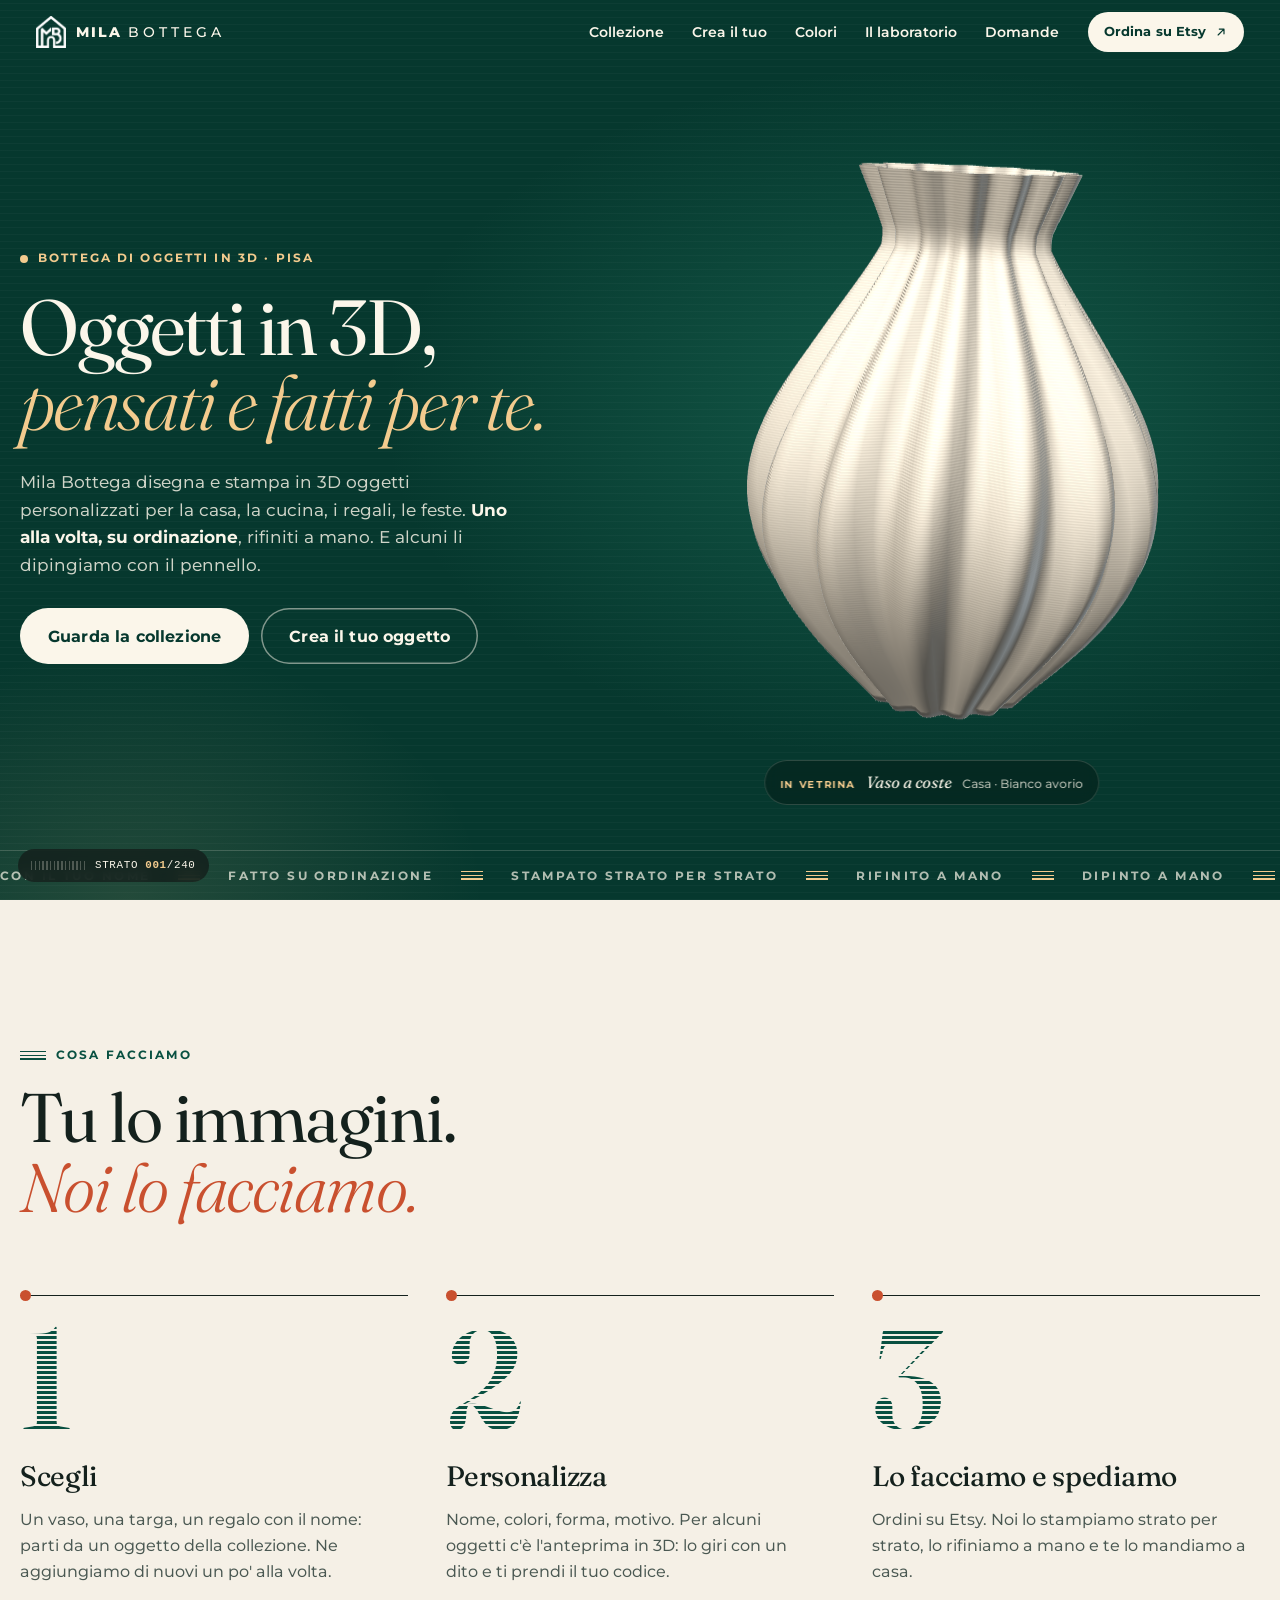
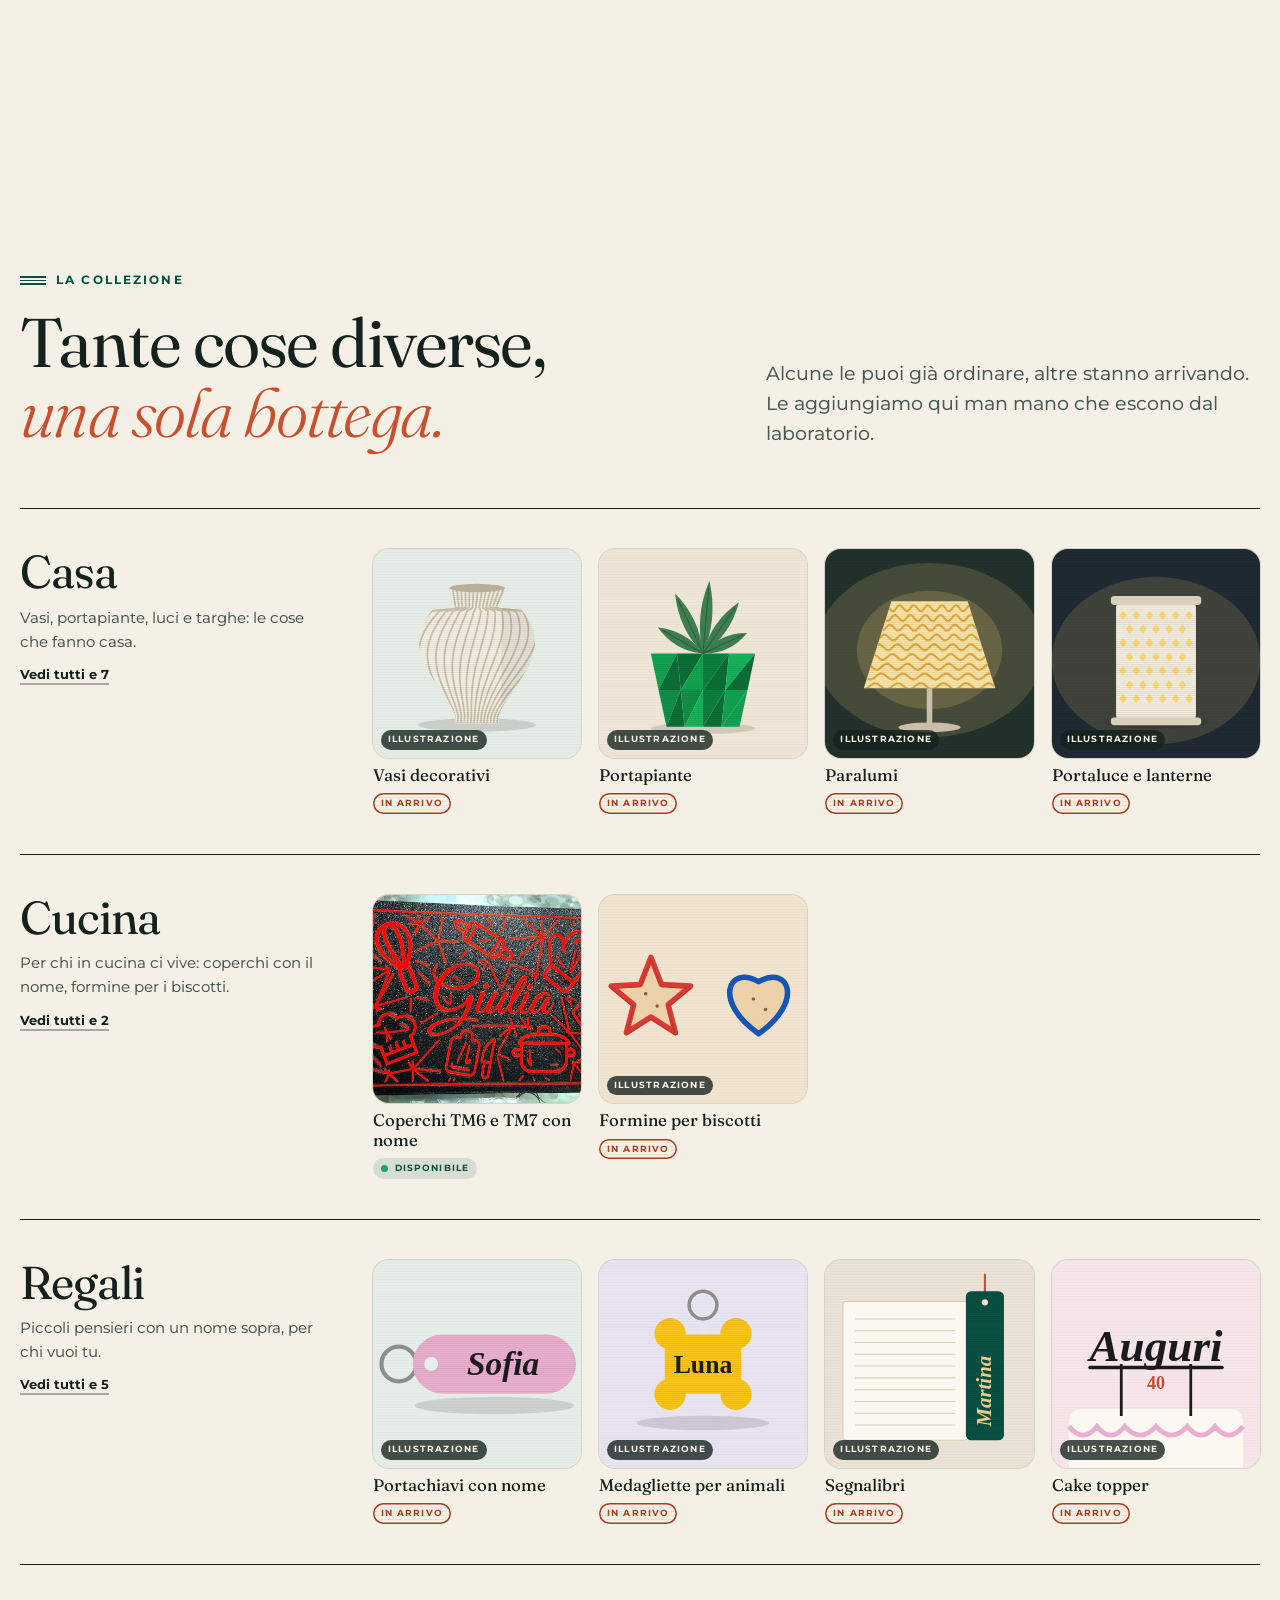
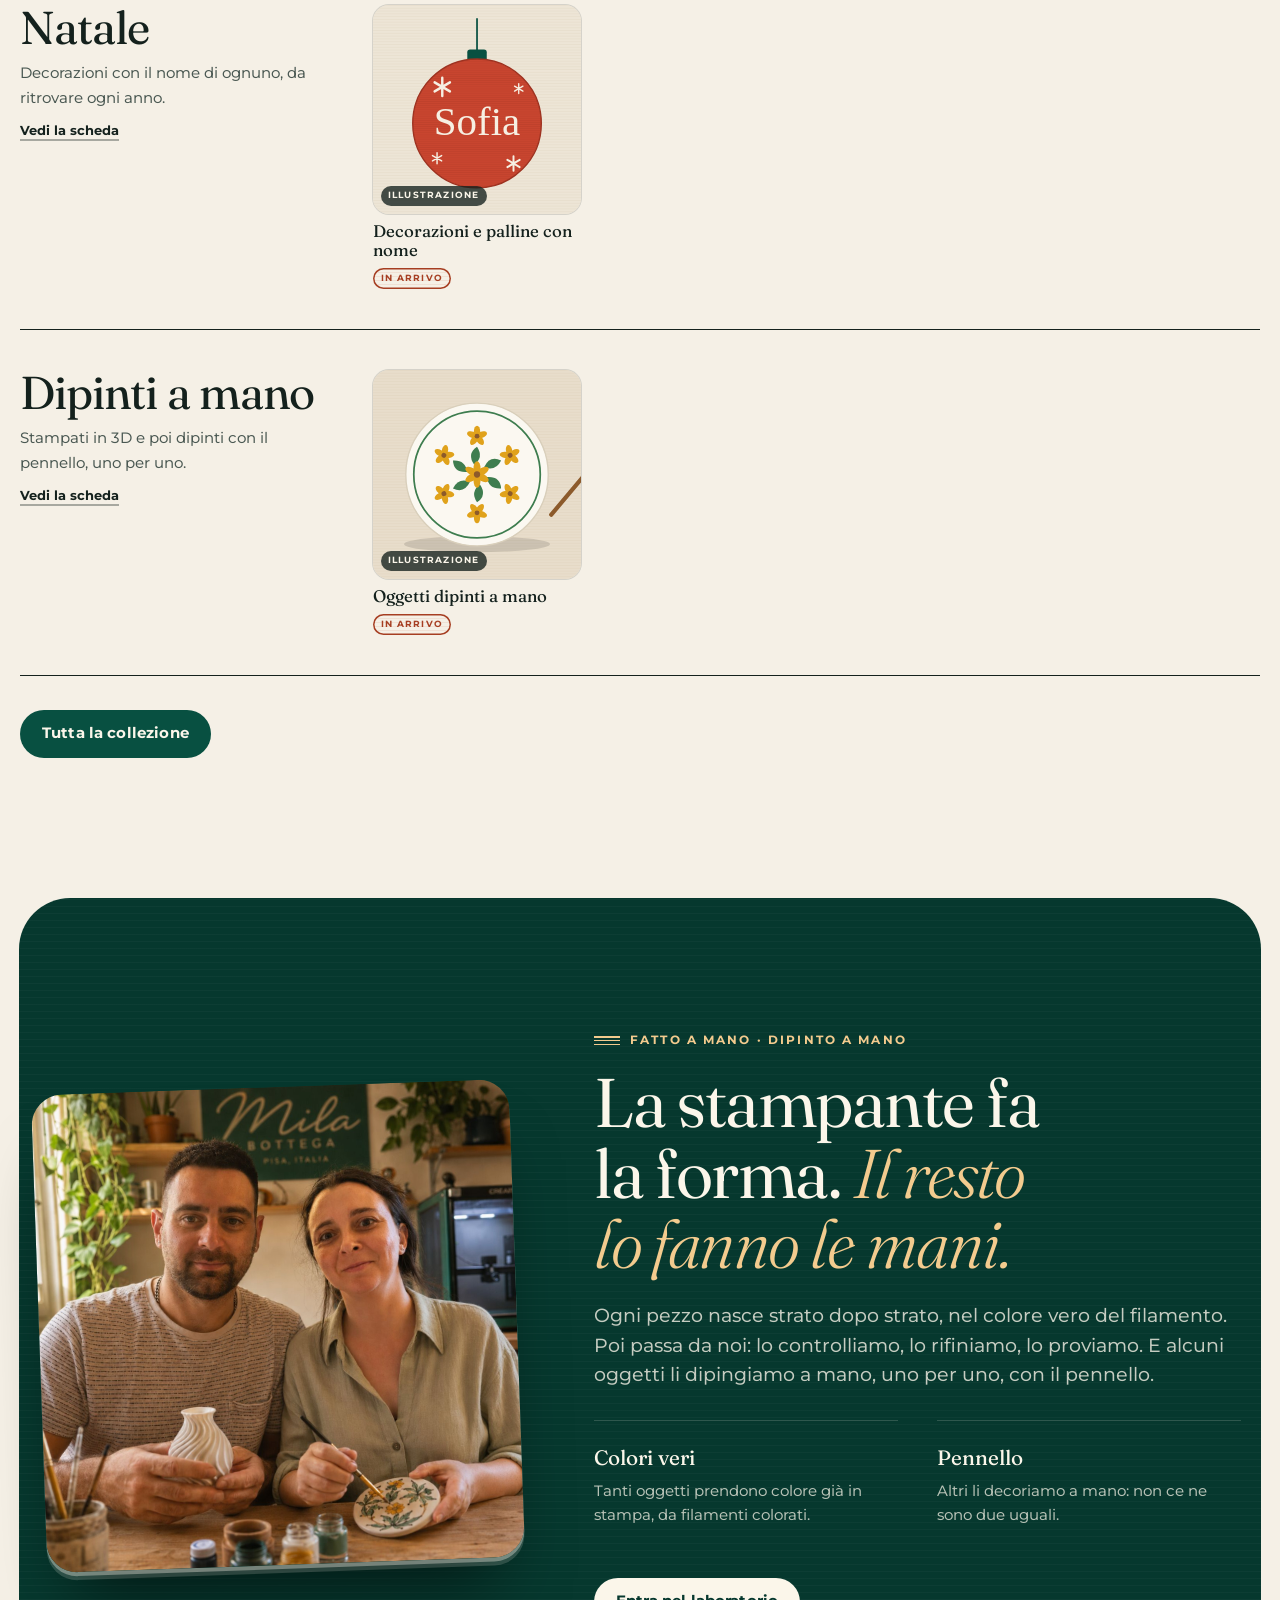
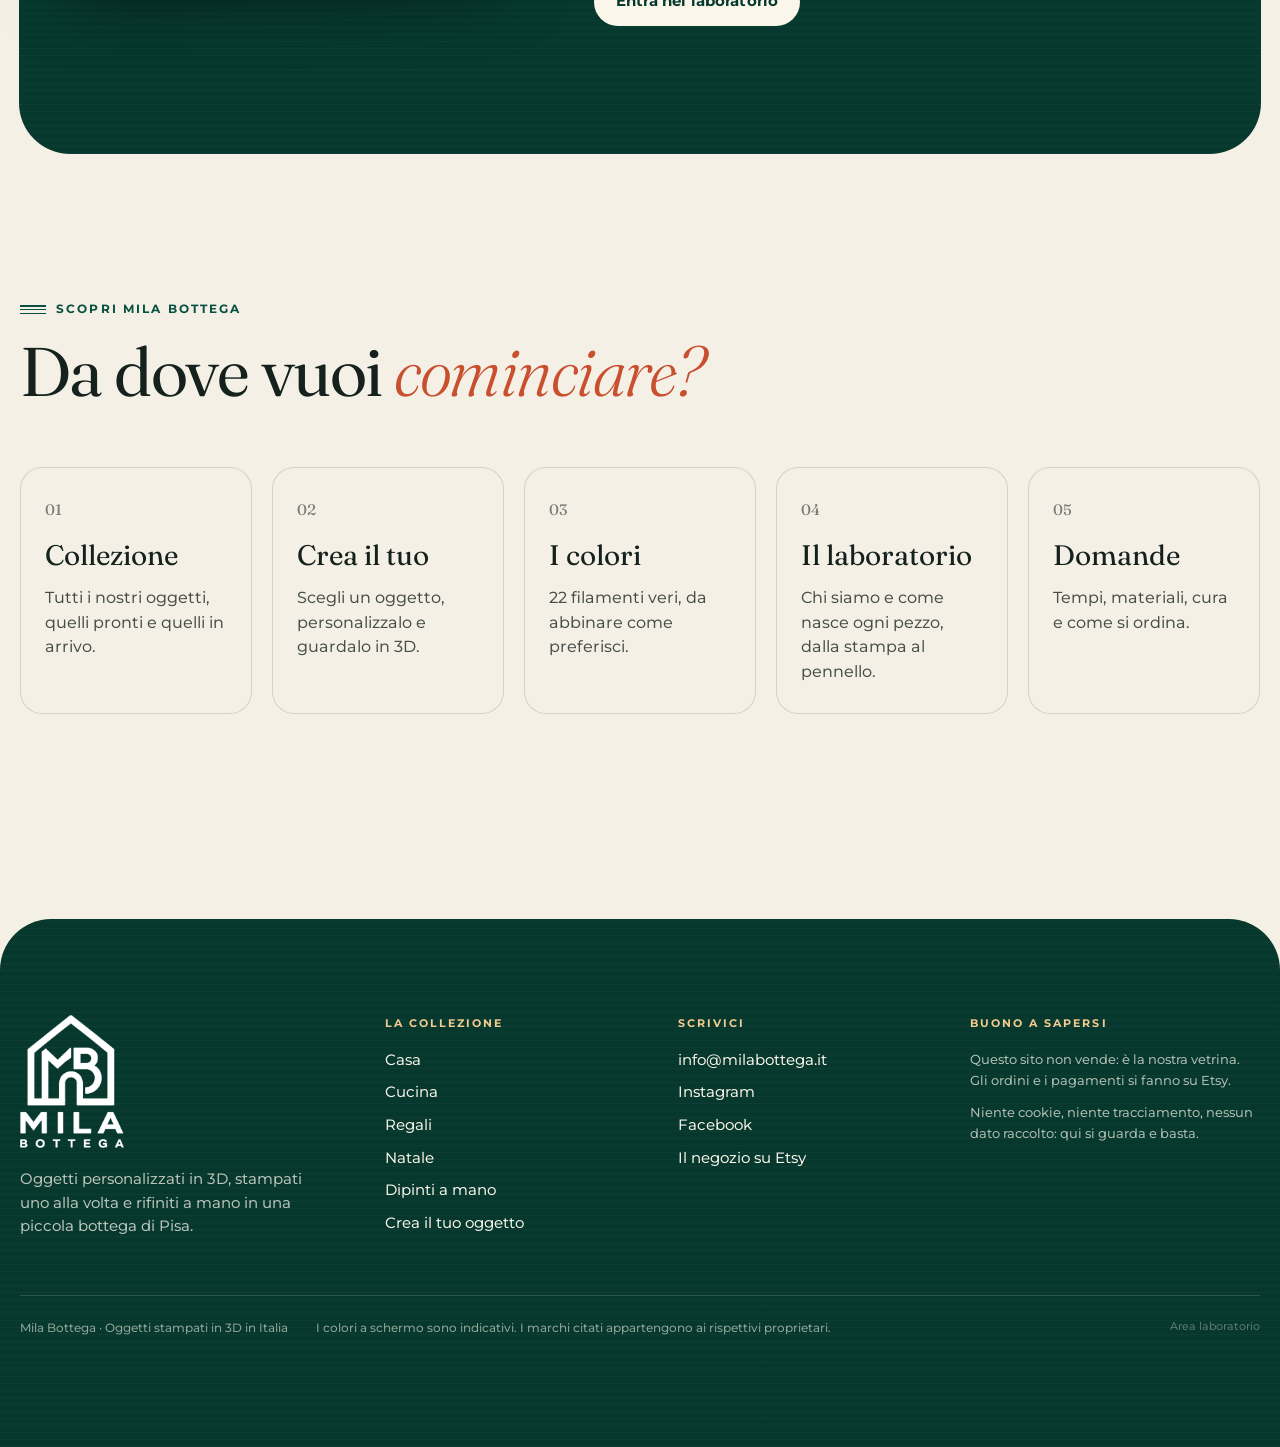
<file: index.html>
<!doctype html>
<html lang="it">
<head>
  <title>Mila Bottega · Oggetti personalizzati in 3D, stampati e rifiniti a mano</title>
  <meta name="description" content="Mila Bottega è una piccola bottega di Pisa: oggetti personalizzati stampati in 3D su ordinazione e rifiniti a mano, alcuni dipinti con il pennello. Vasi, portapiante, luci, targhe, regali con il nome, decorazioni. Guarda la collezione e ordina su Etsy.">
  <link rel="canonical" href="https://milabottega.it/">
  <meta property="og:type" content="website">
  <meta property="og:locale" content="it_IT">
  <meta property="og:site_name" content="Mila Bottega">
  <meta property="og:title" content="Mila Bottega · Oggetti personalizzati stampati in 3D">
  <meta property="og:description" content="Oggetti personalizzati stampati in 3D e rifiniti a mano, uno alla volta, a Pisa. Guarda la collezione e ordina su Etsy.">
  <meta property="og:url" content="https://milabottega.it/">
  <meta property="og:image" content="https://milabottega.it/assets/foto/laboratorio_dipinto_a_mano.jpg">
  <meta property="og:image:width" content="1254">
  <meta property="og:image:height" content="1254">
  <meta property="og:image:alt" content="Il laboratorio di Mila Bottega: un vasetto stampato in 3D e un piattino dipinto a mano">
  <meta name="twitter:card" content="summary_large_image">
  <meta charset="utf-8">
  <meta name="viewport" content="width=device-width, initial-scale=1, viewport-fit=cover">
  <meta name="theme-color" content="#06382E">
  <link rel="icon" type="image/png" href="assets/brand/marchio.png">
  <link rel="apple-touch-icon" href="assets/brand/marchio.png">
  <link rel="preload" href="vendor/fonts/fraunces-latin-opsz-normal.woff2" as="font" type="font/woff2" crossorigin>
  <link rel="preload" href="vendor/fonts/montserrat-latin-wght-normal.woff2" as="font" type="font/woff2" crossorigin>
  <link rel="stylesheet" href="css/style.css">
  <script type="importmap">
  { "imports": { "three": "./vendor/three/three.module.min.js", "three/addons/": "./vendor/three/addons/" } }
  </script>
</head>
<body class="home">
<a class="skip" href="#come-funziona">Vai ai contenuti</a>
<header id="nav"></header>

<main>
<!-- ============================ COPERTINA ============================ -->
<section class="hero layers-dark" id="top">
  <div class="hero-glow" aria-hidden="true"></div>
  <div class="wrap hero-grid">
    <p class="eyebrow eyebrow-light hero-eyebrow"><span class="dot"></span>Bottega di oggetti in 3D · Pisa</p>
    <h1 class="hero-title">Oggetti in&nbsp;3D, <em>pensati e fatti per&nbsp;te.</em></h1>
    <div class="hero-stage">
      <div class="hero-canvas" id="hero3d"></div>
      <p class="hero-caption" aria-hidden="true"><span class="hero-caption-k">In vetrina</span><b id="heroName">Vaso a coste</b><span id="heroDesc">Casa · Bianco avorio</span></p>
    </div>
    <p class="hero-sub">Mila Bottega disegna e stampa in 3D oggetti personalizzati per la casa, la cucina, i regali, le feste. <strong>Uno alla volta, su ordinazione</strong>, rifiniti a mano. E alcuni li dipingiamo con il pennello.</p>
    <div class="hero-cta">
      <a class="btn btn-light btn-big" href="collezione.html">Guarda la collezione</a>
      <a class="btn btn-ghost btn-big" href="crea.html">Crea il tuo oggetto</a>
    </div>
  </div>
  <div class="marquee" aria-hidden="true"><div class="marquee-track">
    <span>Con il tuo nome</span><i></i><span>Fatto su ordinazione</span><i></i><span>Stampato strato per strato</span><i></i><span>Rifinito a mano</span><i></i><span>Dipinto a mano</span><i></i><span>Designed in Pisa</span><i></i><span>Made in Italy</span><i></i>
    <span>Con il tuo nome</span><i></i><span>Fatto su ordinazione</span><i></i><span>Stampato strato per strato</span><i></i><span>Rifinito a mano</span><i></i><span>Dipinto a mano</span><i></i><span>Designed in Pisa</span><i></i><span>Made in Italy</span><i></i>
  </div></div>
</section>

<!-- ============================ COME FUNZIONA ============================ -->
<section class="section wrap beats-wrap" id="come-funziona">
  <p class="eyebrow" data-reveal>Cosa facciamo</p>
  <h2 class="h2" data-reveal>Tu lo immagini. <em>Noi lo facciamo.</em></h2>
  <ol class="beats">
    <li data-reveal>
      <span class="beat-n" aria-hidden="true">1</span>
      <h3>Scegli</h3>
      <p>Un vaso, una targa, un regalo con il nome: parti da un oggetto della collezione. Ne aggiungiamo di nuovi un po' alla volta.</p>
    </li>
    <li data-reveal style="--d:120ms">
      <span class="beat-n" aria-hidden="true">2</span>
      <h3>Personalizza</h3>
      <p>Nome, colori, forma, motivo. Per alcuni oggetti c'è l'anteprima in 3D: lo giri con un dito e ti prendi il tuo codice.</p>
    </li>
    <li data-reveal style="--d:240ms">
      <span class="beat-n" aria-hidden="true">3</span>
      <h3>Lo facciamo e spediamo</h3>
      <p>Ordini su Etsy. Noi lo stampiamo strato per strato, lo rifiniamo a mano e te lo mandiamo a casa.</p>
    </li>
  </ol>
</section>

<!-- ============================ COLLEZIONE PER CATEGORIA ============================ -->
<section class="section wrap" id="collezione-home">
  <div class="sec-head">
    <div>
      <p class="eyebrow" data-reveal>La collezione</p>
      <h2 class="h2" data-reveal>Tante cose diverse, <em>una sola bottega.</em></h2>
    </div>
    <p class="lead lead-side" data-reveal>Alcune le puoi già ordinare, altre stanno arrivando. Le aggiungiamo qui man mano che escono dal laboratorio.</p>
  </div>
  <div class="catrows" id="catRows"></div>
  <p class="catrows-foot" data-reveal><a class="btn btn-green" href="collezione.html">Tutta la collezione</a></p>
  <noscript><p>Per vedere la collezione serve JavaScript attivo. Puoi comunque visitare il nostro <a href="https://www.etsy.com/it/shop/MilaBottega">negozio su Etsy</a>.</p></noscript>
</section>

<!-- ============================ FATTO A MANO ============================ -->
<section class="hand layers-dark" id="fatto-a-mano">
  <div class="wrap hand-grid">
    <figure class="hand-photo" data-reveal>
      <img src="assets/foto/laboratorio_dipinto_a_mano.jpg" alt="Le due persone di Mila Bottega al tavolo del laboratorio: lui tiene un vasetto bianco a coste appena stampato, lei dipinge a mano un piattino con fiori gialli" loading="lazy" decoding="async" width="1254" height="1254">
    </figure>
    <div>
      <p class="eyebrow eyebrow-light" data-reveal>Fatto a mano · Dipinto a mano</p>
      <h2 class="h2" data-reveal>La stampante fa la forma. <em>Il resto lo fanno le mani.</em></h2>
      <p class="lead" data-reveal>Ogni pezzo nasce strato dopo strato, nel colore vero del filamento. Poi passa da noi: lo controlliamo, lo rifiniamo, lo proviamo. E alcuni oggetti li dipingiamo a mano, uno per uno, con il pennello.</p>
      <ul class="promises">
        <li data-reveal><b>Colori veri</b><span>Tanti oggetti prendono colore già in stampa, da filamenti colorati.</span></li>
        <li data-reveal><b>Pennello</b><span>Altri li decoriamo a mano: non ce ne sono due uguali.</span></li>
      </ul>
      <p data-reveal class="hand-cta"><a class="btn btn-light" href="laboratorio.html">Entra nel laboratorio</a></p>
    </div>
  </div>
</section>

<!-- ============================ ESPLORA ============================ -->
<section class="section wrap" id="esplora">
  <div class="sec-head">
    <div>
      <p class="eyebrow" data-reveal>Scopri Mila Bottega</p>
      <h2 class="h2" data-reveal>Da dove vuoi <em>cominciare?</em></h2>
    </div>
  </div>
  <div class="esplora">
    <a class="esplora-tile" href="collezione.html" data-reveal><span>01</span><h3>Collezione</h3><p>Tutti i nostri oggetti, quelli pronti e quelli in arrivo.</p></a>
    <a class="esplora-tile" href="crea.html" data-reveal><span>02</span><h3>Crea il tuo</h3><p>Scegli un oggetto, personalizzalo e guardalo in 3D.</p></a>
    <a class="esplora-tile" href="colori.html" data-reveal><span>03</span><h3>I colori</h3><p>22 filamenti veri, da abbinare come preferisci.</p></a>
    <a class="esplora-tile" href="laboratorio.html" data-reveal><span>04</span><h3>Il laboratorio</h3><p>Chi siamo e come nasce ogni pezzo, dalla stampa al pennello.</p></a>
    <a class="esplora-tile" href="domande.html" data-reveal><span>05</span><h3>Domande</h3><p>Tempi, materiali, cura e come si ordina.</p></a>
  </div>
</section>
</main>

<footer id="footer"></footer>
<script type="module" src="js/main.js"></script>
</body>
</html>
</file>
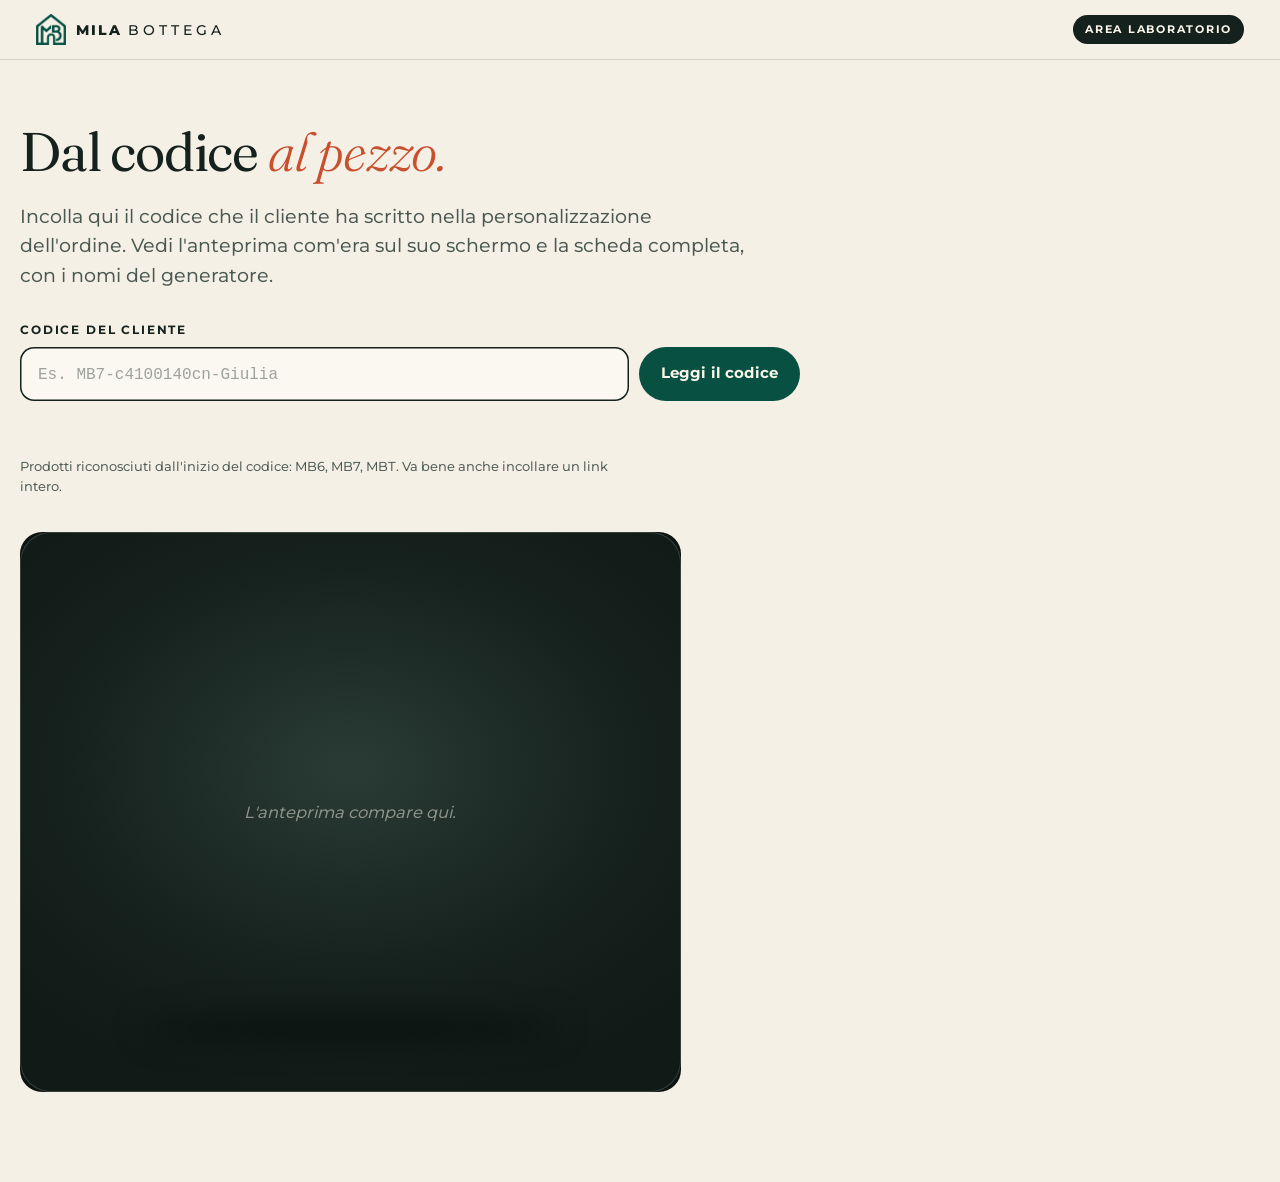
<file: codice.html>
<!doctype html>
<html lang="it">
<head>
  <title>Area laboratorio · Mila Bottega</title>
  <meta name="description" content="Area di lavoro di Mila Bottega: lettura dei codici di personalizzazione.">
  <meta name="robots" content="noindex, nofollow">
  <meta charset="utf-8">
  <meta name="viewport" content="width=device-width, initial-scale=1, viewport-fit=cover">
  <meta name="theme-color" content="#06382E">
  <link rel="icon" type="image/png" href="assets/brand/marchio.png">
  <link rel="apple-touch-icon" href="assets/brand/marchio.png">
  <link rel="preload" href="vendor/fonts/fraunces-latin-opsz-normal.woff2" as="font" type="font/woff2" crossorigin>
  <link rel="preload" href="vendor/fonts/montserrat-latin-wght-normal.woff2" as="font" type="font/woff2" crossorigin>
  <link rel="stylesheet" href="css/style.css">
  <script type="importmap">
  { "imports": { "three": "./vendor/three/three.module.min.js", "three/addons/": "./vendor/three/addons/" } }
  </script>
</head>
<body class="lab-page">
<header class="lab-top">
  <a class="nav-logo" href="index.html" aria-label="Mila Bottega, pagina iniziale">
    <img src="assets/brand/marchio.png" alt="" width="34" height="35"><span>MILA <b>BOTTEGA</b></span>
  </a>
  <span class="lab-badge">Area laboratorio</span>
</header>
<main class="wrap lab-main">
  <h1 class="h2">Dal codice <em>al pezzo.</em></h1>
  <p class="lead">Incolla qui il codice che il cliente ha scritto nella personalizzazione dell'ordine. Vedi l'anteprima com'era sul suo schermo e la scheda completa, con i nomi del generatore.</p>
  <form id="labForm" class="lab-form">
    <label for="codeIn">Codice del cliente</label>
    <div class="lab-form-row">
      <input class="inp inp-light" id="codeIn" type="text" placeholder="Es. MB7-c4100140cn-Giulia" autocomplete="off" autocapitalize="off" spellcheck="false">
      <button class="btn btn-green" type="submit">Leggi il codice</button>
    </div>
    <p class="lab-msg" id="labMsg" role="status" aria-live="polite"></p>
    <p class="nota">Prodotti riconosciuti dall'inizio del codice: <span id="labPrefissi"></span>. Va bene anche incollare un link intero.</p>
  </form>
  <div class="lab-result">
    <div class="lab-view-wrap layers-dark"><div class="cfg-view" id="labView" role="img" aria-label="Anteprima in 3D dell'oggetto del codice"></div><p class="lab-view-empty">L'anteprima compare qui.</p></div>
    <div class="lab-out" id="labOut" hidden></div>
  </div>
</main>
<script type="module" src="js/codice.js"></script>
</body>
</html>
</file>
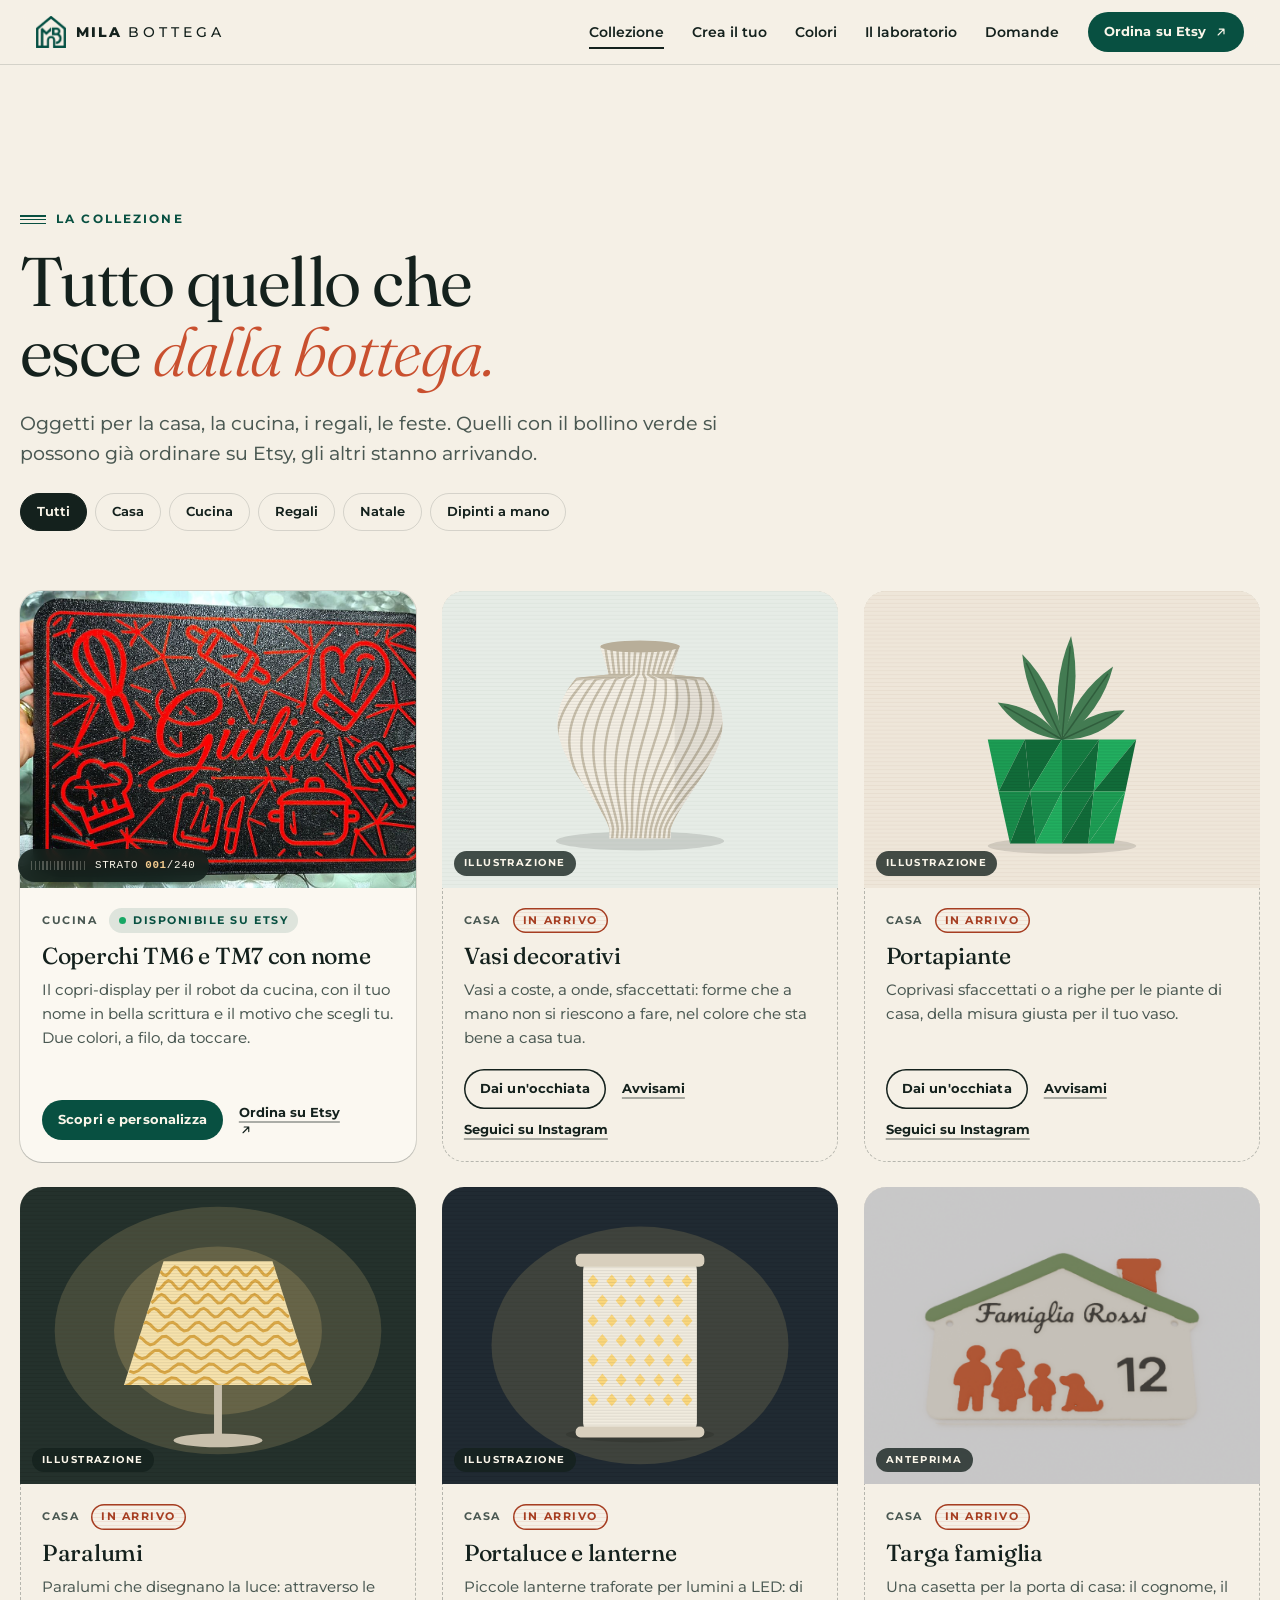
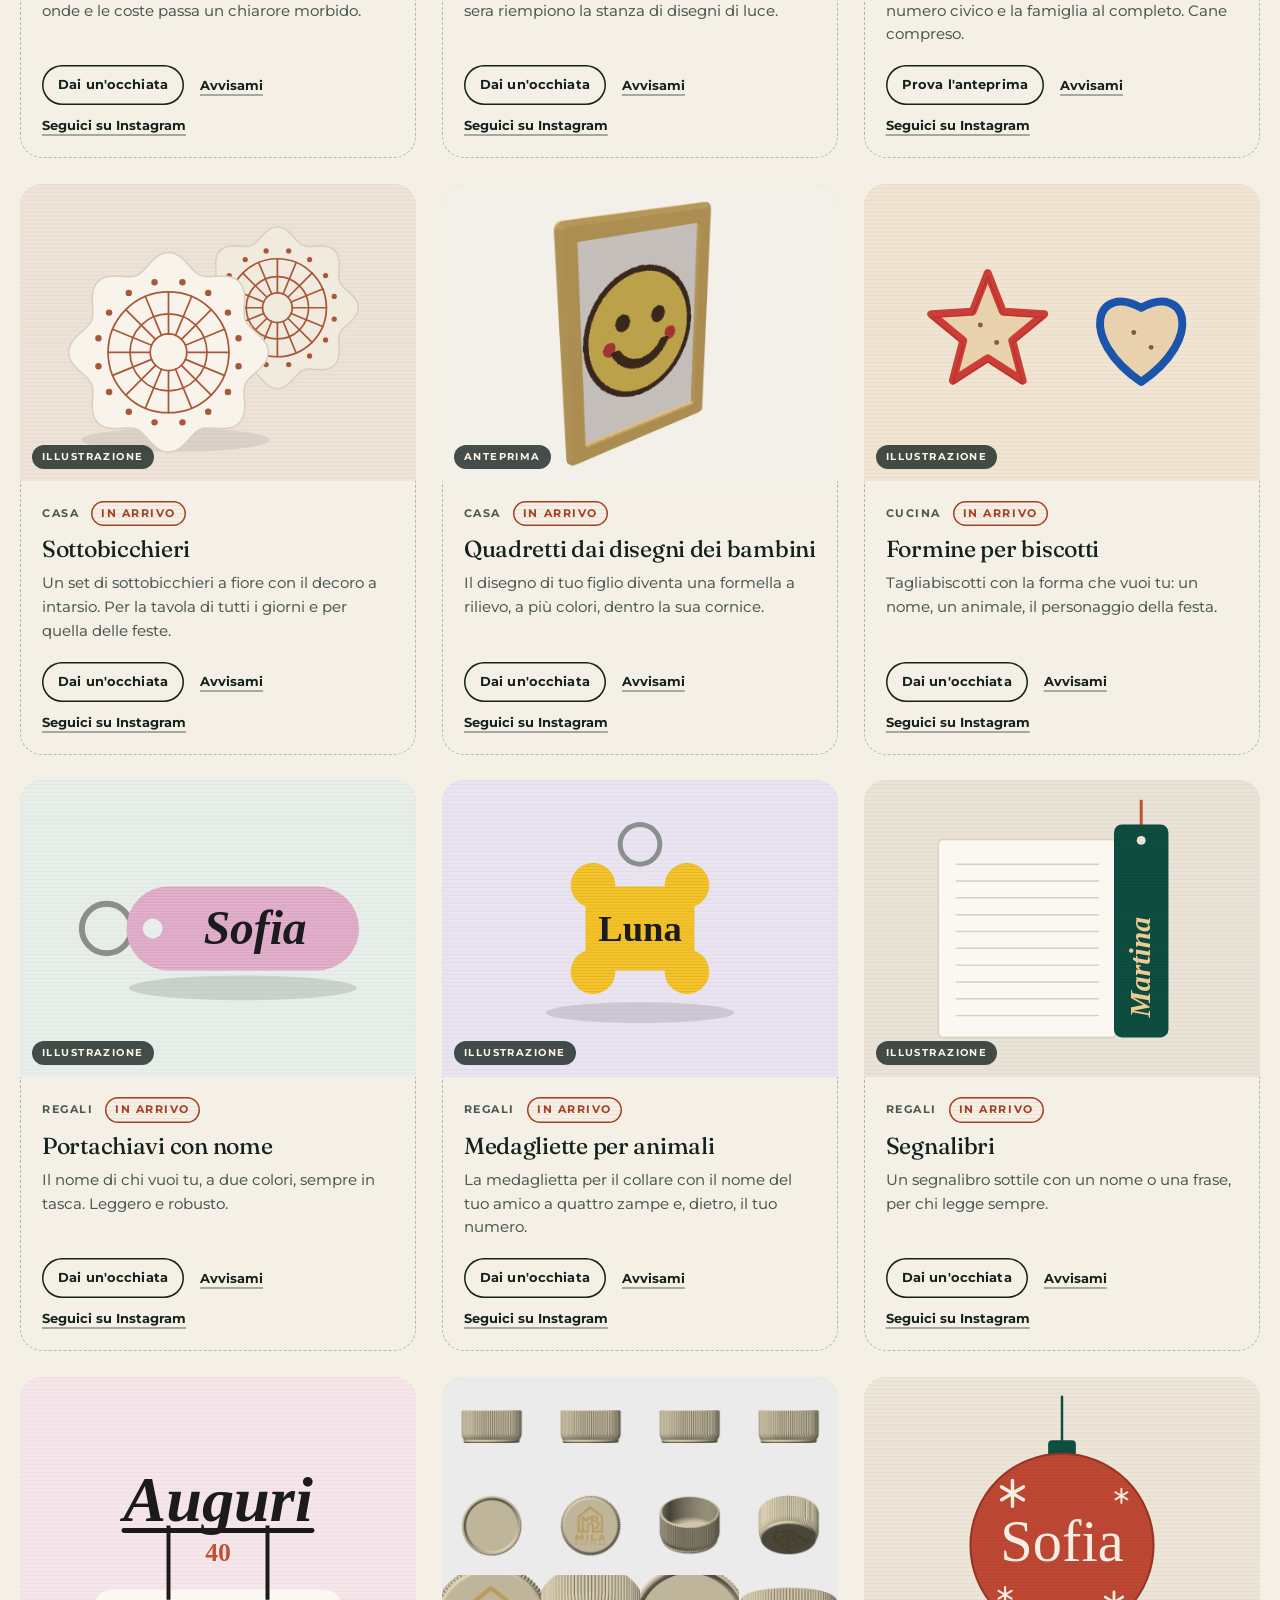
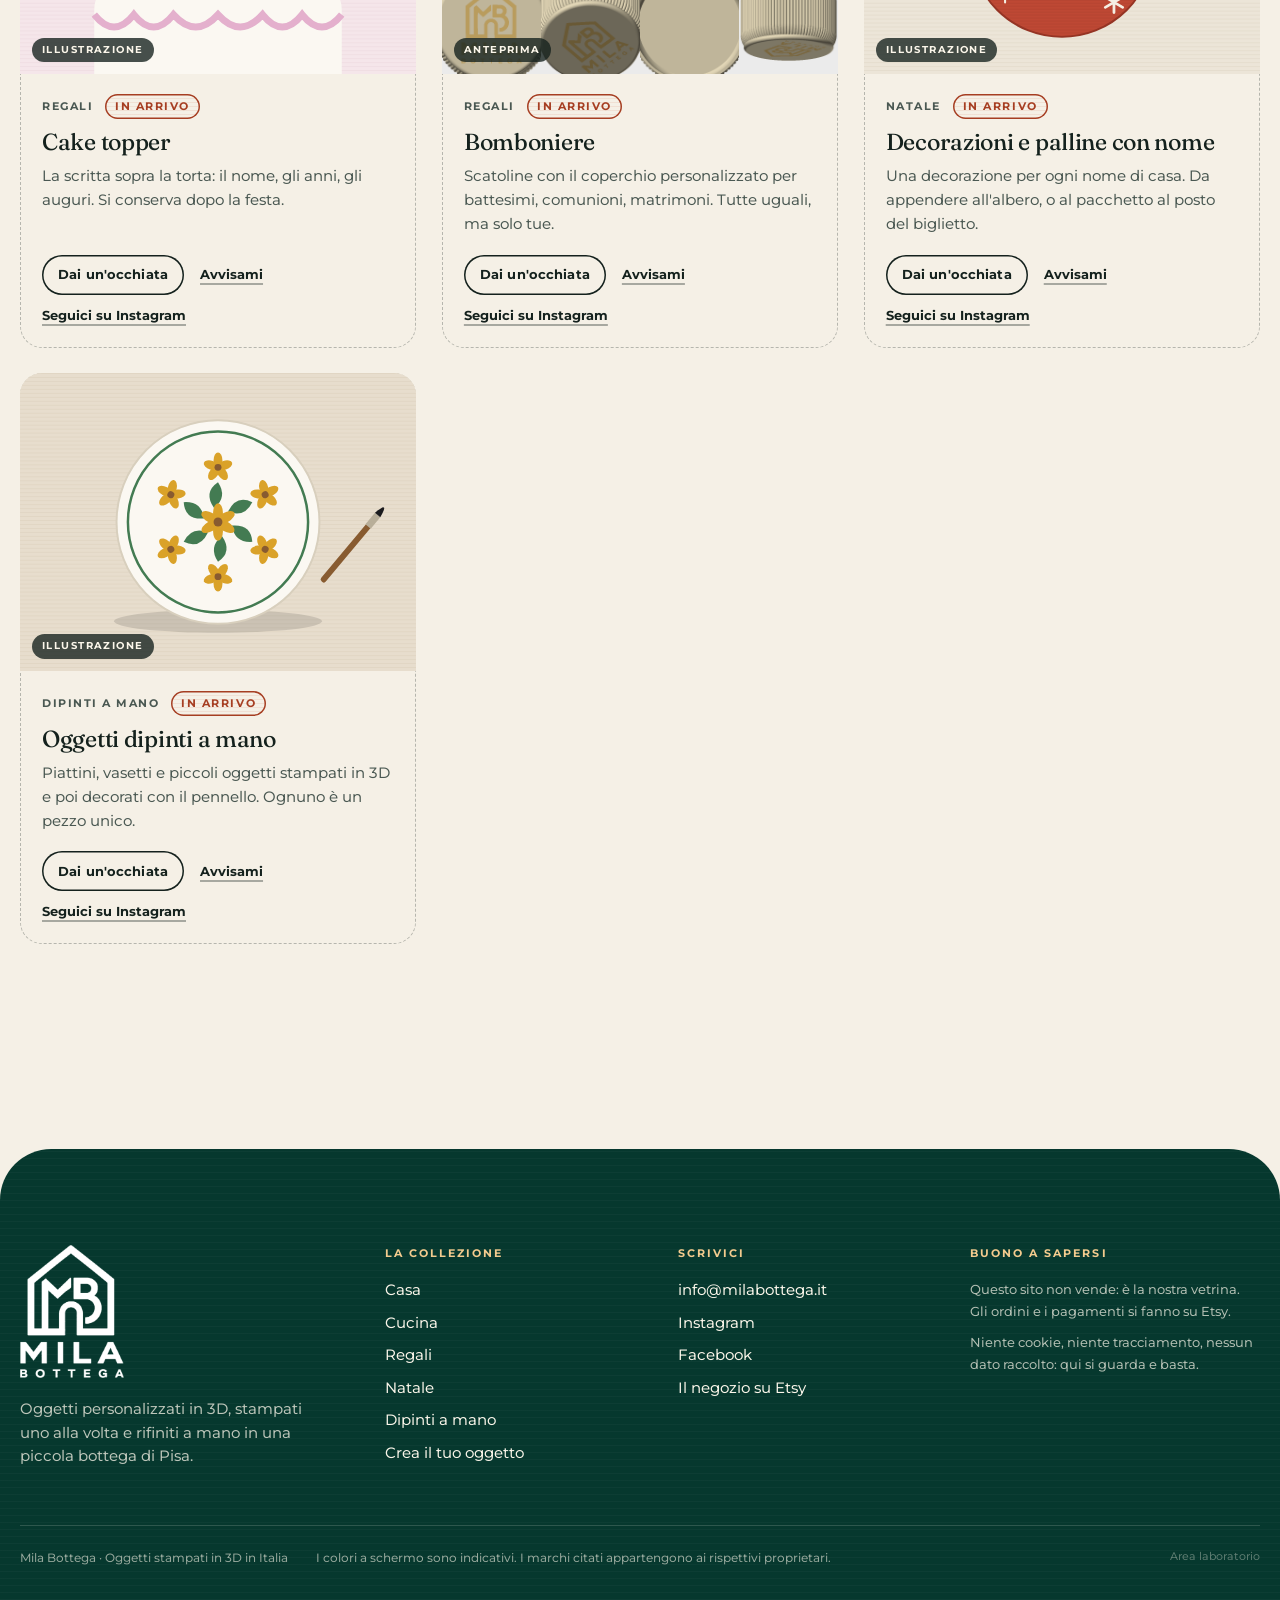
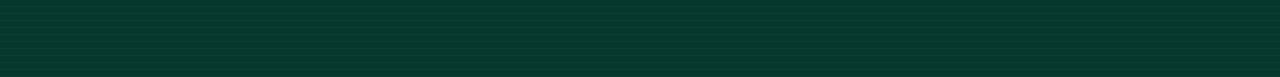
<file: collezione.html>
<!doctype html>
<html lang="it">
<head>
  <title>Collezione · Mila Bottega</title>
  <meta name="description" content="Tutti gli oggetti personalizzati stampati in 3D da Mila Bottega: disponibili su Etsy e in arrivo.">
  <link rel="canonical" href="https://milabottega.it/collezione.html">
  <meta property="og:type" content="website">
  <meta property="og:locale" content="it_IT">
  <meta property="og:site_name" content="Mila Bottega">
  <meta property="og:title" content="Mila Bottega · Oggetti personalizzati stampati in 3D">
  <meta property="og:description" content="Oggetti personalizzati stampati in 3D e rifiniti a mano, uno alla volta, a Pisa. Guarda la collezione e ordina su Etsy.">
  <meta property="og:url" content="https://milabottega.it/collezione.html">
  <meta property="og:image" content="https://milabottega.it/assets/foto/laboratorio_dipinto_a_mano.jpg">
  <meta property="og:image:width" content="1254">
  <meta property="og:image:height" content="1254">
  <meta property="og:image:alt" content="Il laboratorio di Mila Bottega: un vasetto stampato in 3D e un piattino dipinto a mano">
  <meta name="twitter:card" content="summary_large_image">
  <meta charset="utf-8">
  <meta name="viewport" content="width=device-width, initial-scale=1, viewport-fit=cover">
  <meta name="theme-color" content="#06382E">
  <link rel="icon" type="image/png" href="assets/brand/marchio.png">
  <link rel="apple-touch-icon" href="assets/brand/marchio.png">
  <link rel="preload" href="vendor/fonts/fraunces-latin-opsz-normal.woff2" as="font" type="font/woff2" crossorigin>
  <link rel="preload" href="vendor/fonts/montserrat-latin-wght-normal.woff2" as="font" type="font/woff2" crossorigin>
  <link rel="stylesheet" href="css/style.css">
  <script type="importmap">
  { "imports": { "three": "./vendor/three/three.module.min.js", "three/addons/": "./vendor/three/addons/" } }
  </script>
</head>
<body class="page">
<a class="skip" href="#collezione">Vai ai contenuti</a>
<header id="nav"></header>

<main>
<!-- ============================ COLLEZIONE ============================ -->
<section class="section wrap" id="collezione">
  <div class="sec-head">
    <div>
      <p class="eyebrow" data-reveal>La collezione</p>
      <h1 class="h2" data-reveal>Tutto quello che esce <em>dalla bottega.</em></h1>
      <p class="lead" data-reveal>Oggetti per la casa, la cucina, i regali, le feste. Quelli con il bollino verde si possono già ordinare su Etsy, gli altri stanno arrivando.</p>
    </div>
    <div class="filters" id="collezioneFiltri" role="group" aria-label="Filtra per categoria" data-reveal></div>
  </div>
  <div class="cards" id="collezioneGrid"></div>
  <noscript><p>Per vedere la collezione serve JavaScript attivo. Puoi comunque visitare il nostro <a href="https://www.etsy.com/it/shop/MilaBottega">negozio su Etsy</a>.</p></noscript>
</section>

</main>

<footer id="footer"></footer>
<script type="module" src="js/main.js"></script>
</body>
</html>
</file>
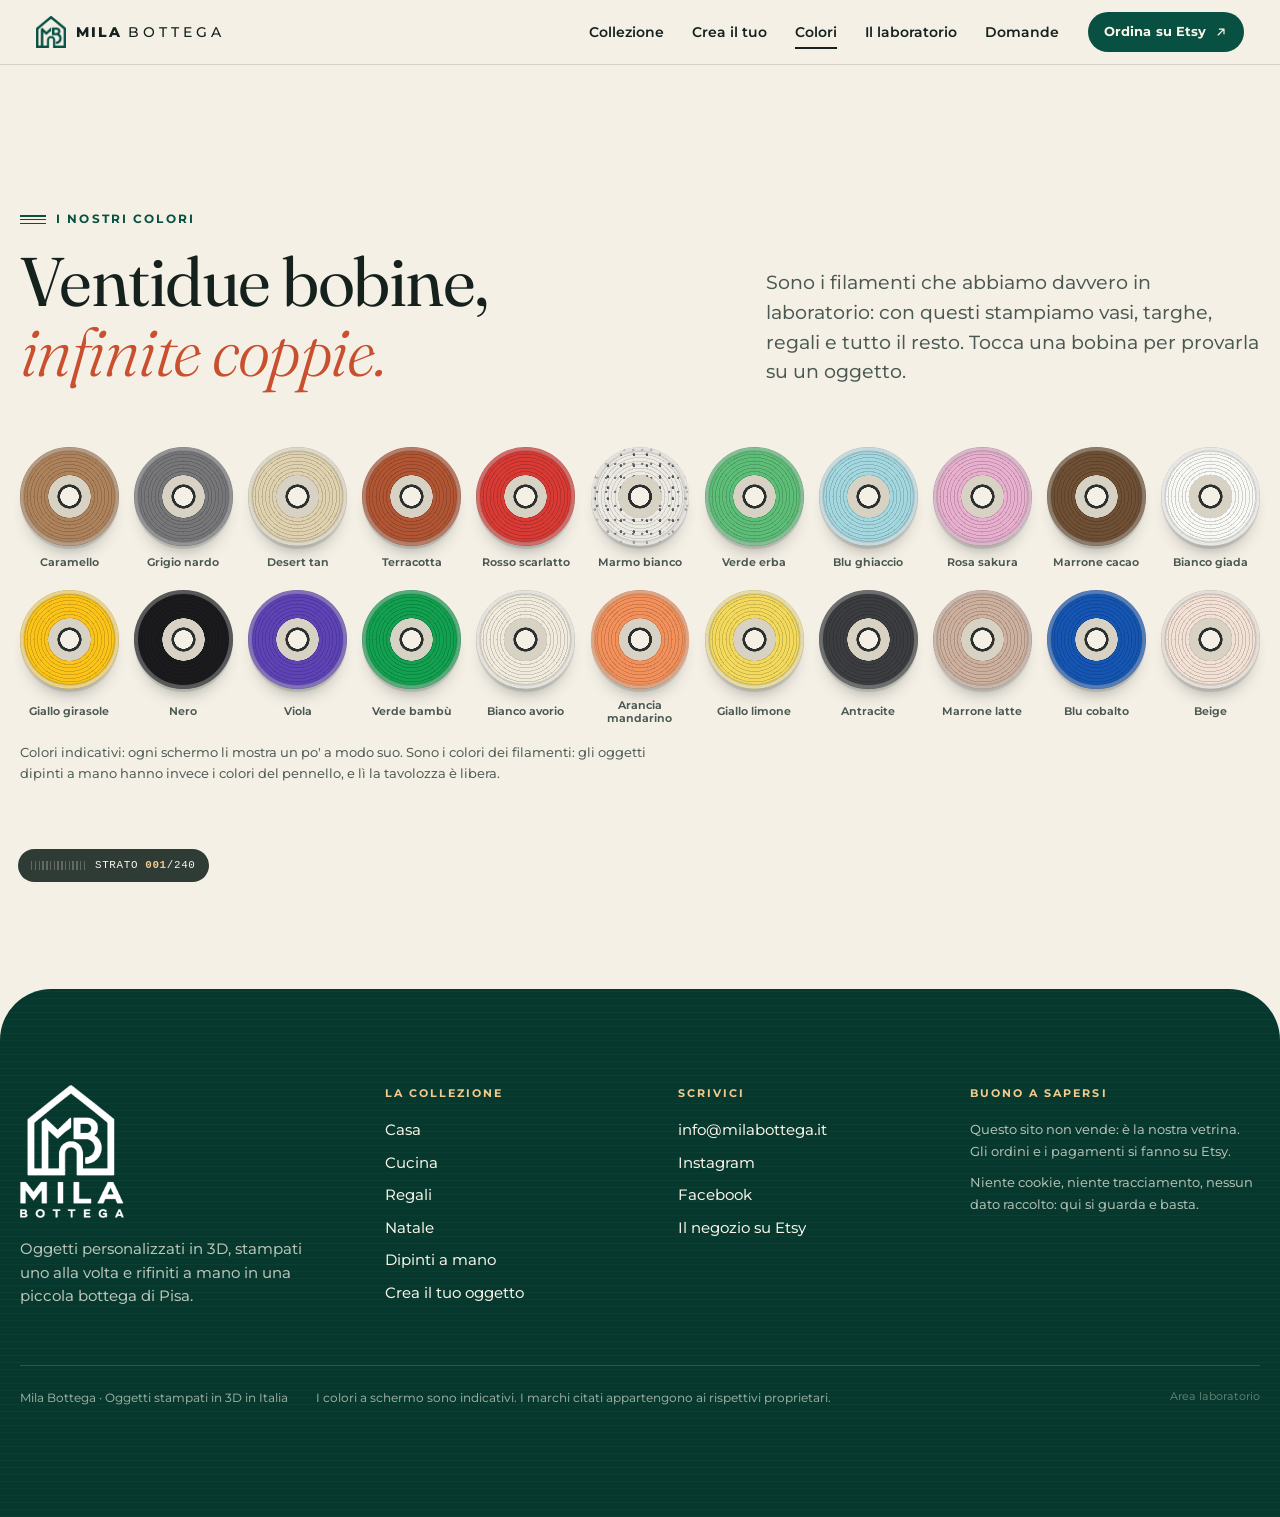
<file: colori.html>
<!doctype html>
<html lang="it">
<head>
  <title>I nostri colori · Mila Bottega</title>
  <meta name="description" content="I 22 colori dei filamenti con cui stampiamo i tuoi oggetti personalizzati.">
  <link rel="canonical" href="https://milabottega.it/colori.html">
  <meta property="og:type" content="website">
  <meta property="og:locale" content="it_IT">
  <meta property="og:site_name" content="Mila Bottega">
  <meta property="og:title" content="Mila Bottega · Oggetti personalizzati stampati in 3D">
  <meta property="og:description" content="Oggetti personalizzati stampati in 3D e rifiniti a mano, uno alla volta, a Pisa. Guarda la collezione e ordina su Etsy.">
  <meta property="og:url" content="https://milabottega.it/colori.html">
  <meta property="og:image" content="https://milabottega.it/assets/foto/laboratorio_dipinto_a_mano.jpg">
  <meta property="og:image:width" content="1254">
  <meta property="og:image:height" content="1254">
  <meta property="og:image:alt" content="Il laboratorio di Mila Bottega: un vasetto stampato in 3D e un piattino dipinto a mano">
  <meta name="twitter:card" content="summary_large_image">
  <meta charset="utf-8">
  <meta name="viewport" content="width=device-width, initial-scale=1, viewport-fit=cover">
  <meta name="theme-color" content="#06382E">
  <link rel="icon" type="image/png" href="assets/brand/marchio.png">
  <link rel="apple-touch-icon" href="assets/brand/marchio.png">
  <link rel="preload" href="vendor/fonts/fraunces-latin-opsz-normal.woff2" as="font" type="font/woff2" crossorigin>
  <link rel="preload" href="vendor/fonts/montserrat-latin-wght-normal.woff2" as="font" type="font/woff2" crossorigin>
  <link rel="stylesheet" href="css/style.css">
  <script type="importmap">
  { "imports": { "three": "./vendor/three/three.module.min.js", "three/addons/": "./vendor/three/addons/" } }
  </script>
</head>
<body class="page">
<a class="skip" href="#colori">Vai ai contenuti</a>
<header id="nav"></header>

<main>
<!-- ============================ COLORI ============================ -->
<section class="section wrap" id="colori">
  <div class="sec-head">
    <div>
      <p class="eyebrow" data-reveal>I nostri colori</p>
      <h2 class="h2" data-reveal>Ventidue bobine, <em>infinite coppie.</em></h2>
    </div>
    <p class="lead lead-side" data-reveal>Sono i filamenti che abbiamo davvero in laboratorio: con questi stampiamo vasi, targhe, regali e tutto il resto. Tocca una bobina per provarla su un oggetto.</p>
  </div>
  <div class="spools" id="spools"></div>
  <div class="spool-bar" id="spoolBar" hidden aria-live="polite">
    <span class="spool-bar-dot" aria-hidden="true"></span>
    <b id="spoolName"></b>
    <button type="button" class="btn btn-small btn-green" data-use="base">Usalo come colore dell'oggetto</button>
    <button type="button" class="btn btn-small btn-line" data-use="ink">Usalo per scritte e decori</button>
  </div>
  <p class="nota">Colori indicativi: ogni schermo li mostra un po' a modo suo. Sono i colori dei filamenti: gli oggetti dipinti a mano hanno invece i colori del pennello, e lì la tavolozza è libera.</p>
</section>

</main>

<footer id="footer"></footer>
<script type="module" src="js/main.js"></script>
</body>
</html>
</file>
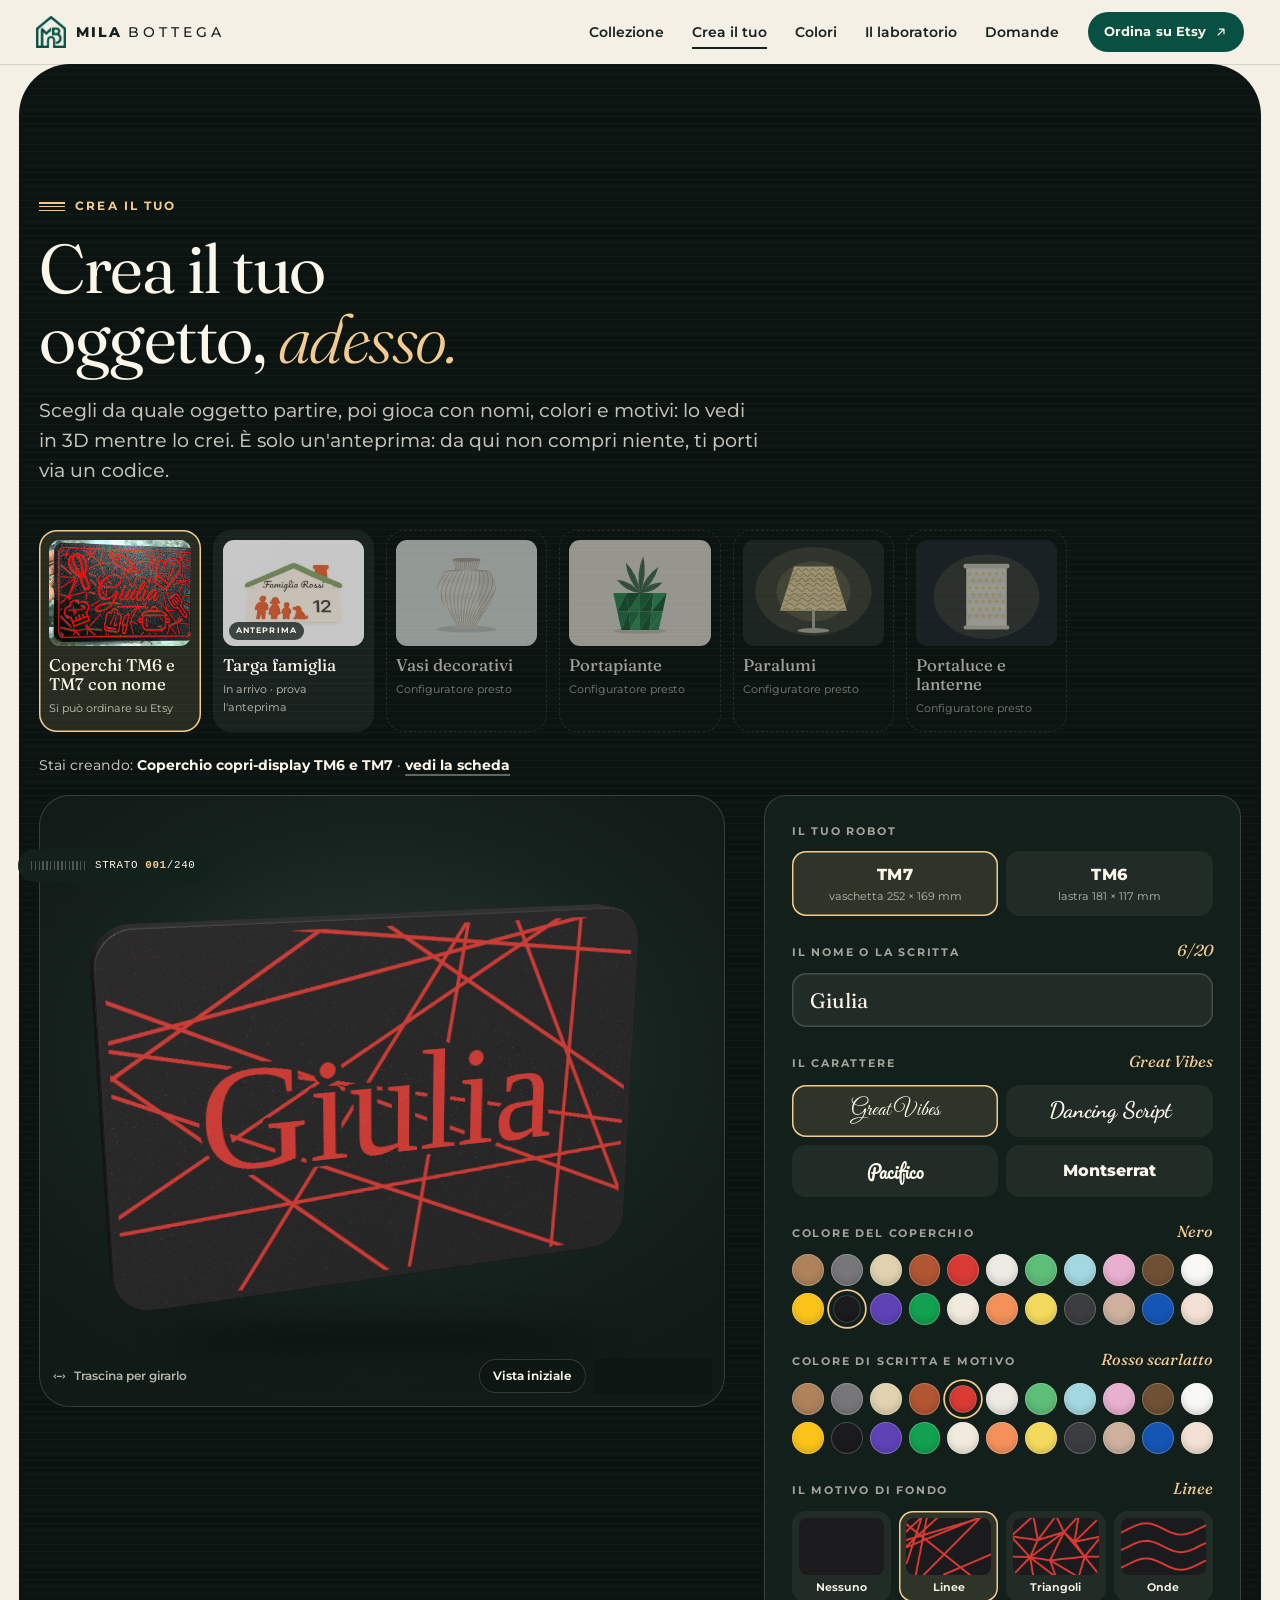
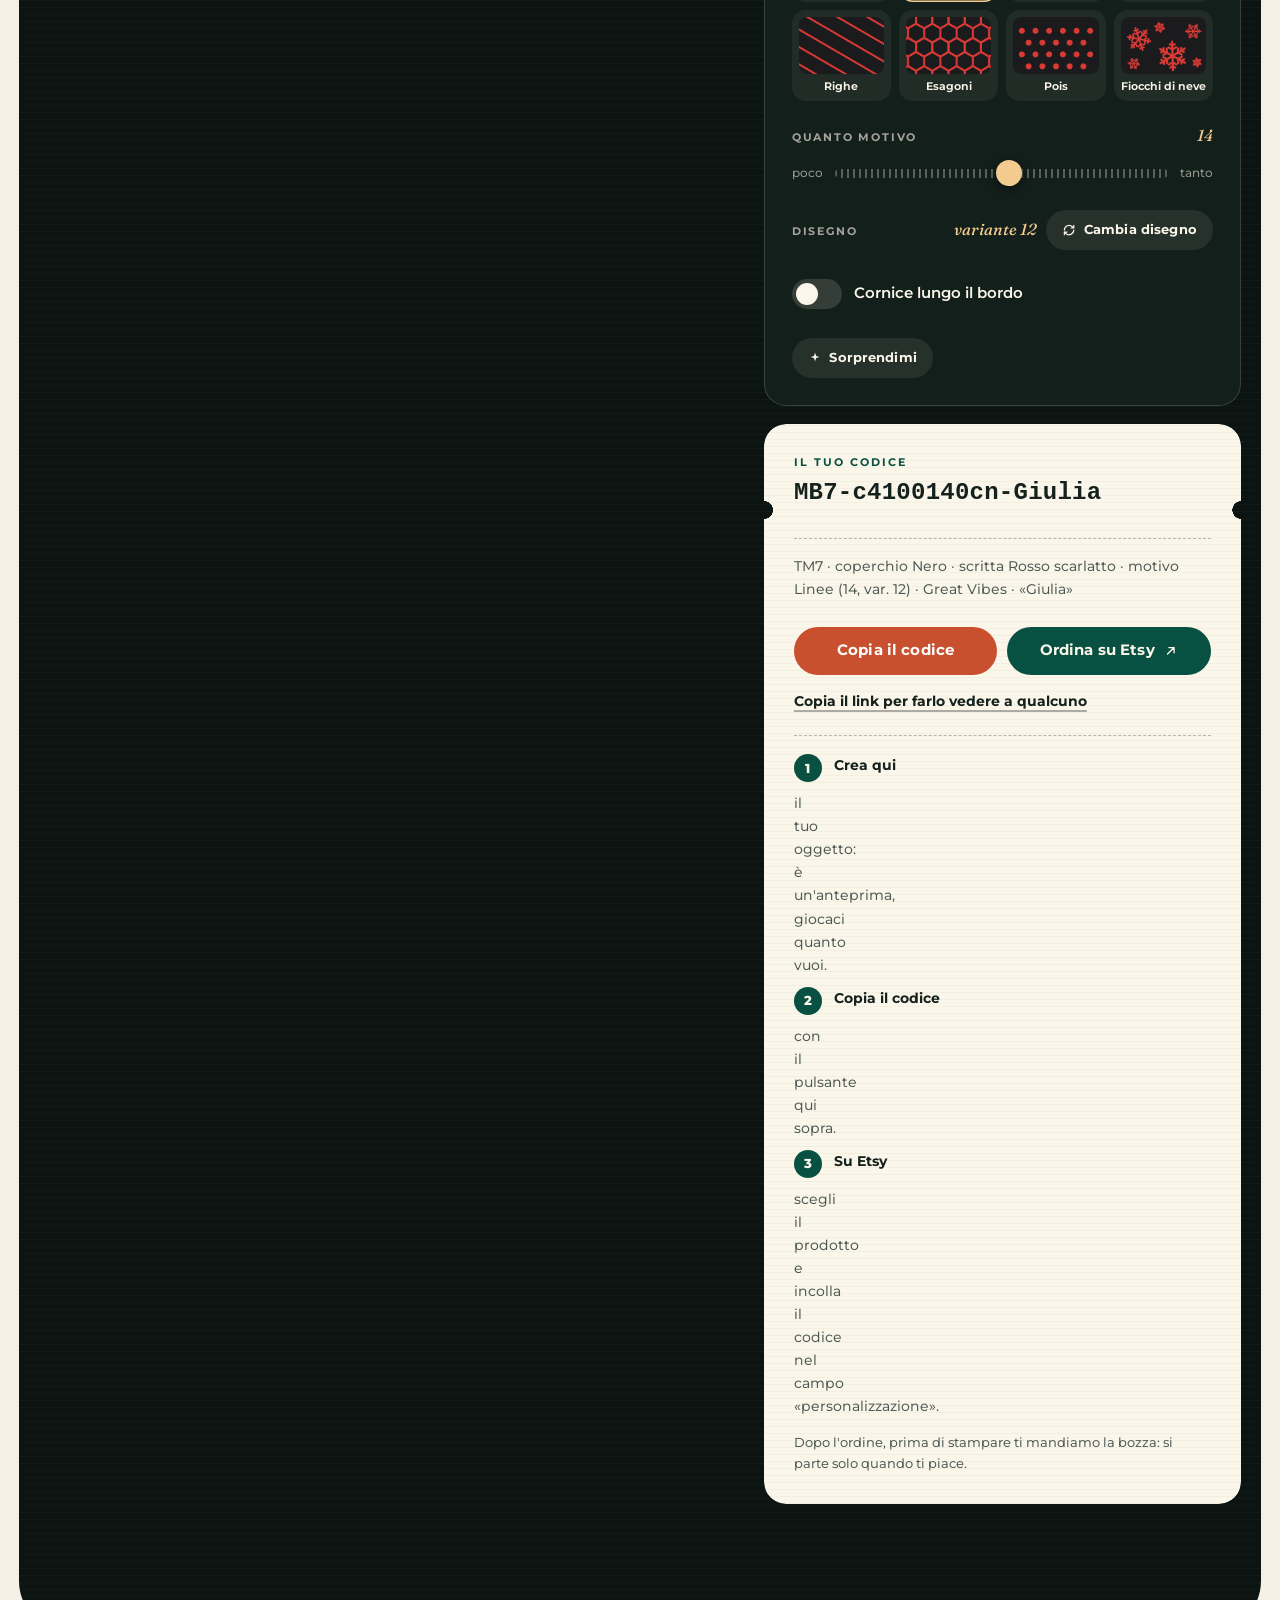
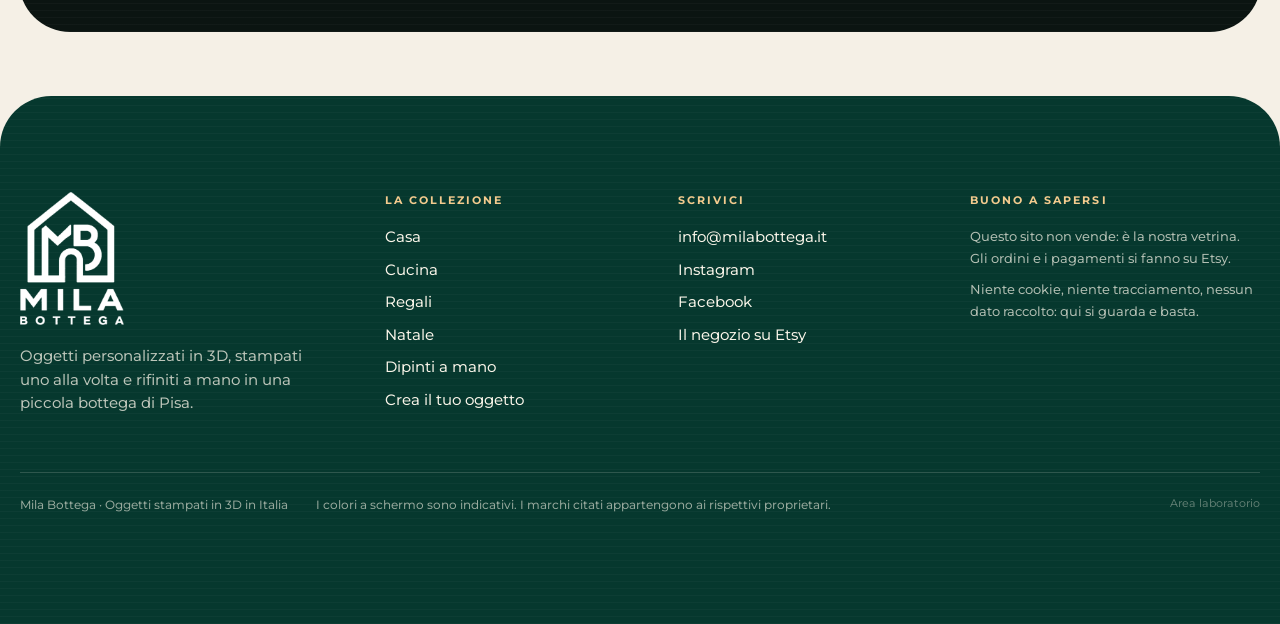
<file: crea.html>
<!doctype html>
<html lang="it">
<head>
  <title>Crea il tuo oggetto · Mila Bottega</title>
  <meta name="description" content="Crea la tua anteprima in 3D: scegli l'oggetto, i colori, il nome. Copia il codice e ordina su Etsy.">
  <link rel="canonical" href="https://milabottega.it/crea.html">
  <meta property="og:type" content="website">
  <meta property="og:locale" content="it_IT">
  <meta property="og:site_name" content="Mila Bottega">
  <meta property="og:title" content="Mila Bottega · Oggetti personalizzati stampati in 3D">
  <meta property="og:description" content="Oggetti personalizzati stampati in 3D e rifiniti a mano, uno alla volta, a Pisa. Guarda la collezione e ordina su Etsy.">
  <meta property="og:url" content="https://milabottega.it/crea.html">
  <meta property="og:image" content="https://milabottega.it/assets/foto/laboratorio_dipinto_a_mano.jpg">
  <meta property="og:image:width" content="1254">
  <meta property="og:image:height" content="1254">
  <meta property="og:image:alt" content="Il laboratorio di Mila Bottega: un vasetto stampato in 3D e un piattino dipinto a mano">
  <meta name="twitter:card" content="summary_large_image">
  <meta charset="utf-8">
  <meta name="viewport" content="width=device-width, initial-scale=1, viewport-fit=cover">
  <meta name="theme-color" content="#06382E">
  <link rel="icon" type="image/png" href="assets/brand/marchio.png">
  <link rel="apple-touch-icon" href="assets/brand/marchio.png">
  <link rel="preload" href="vendor/fonts/fraunces-latin-opsz-normal.woff2" as="font" type="font/woff2" crossorigin>
  <link rel="preload" href="vendor/fonts/montserrat-latin-wght-normal.woff2" as="font" type="font/woff2" crossorigin>
  <link rel="stylesheet" href="css/style.css">
  <script type="importmap">
  { "imports": { "three": "./vendor/three/three.module.min.js", "three/addons/": "./vendor/three/addons/" } }
  </script>
</head>
<body class="page">
<a class="skip" href="#configuratore">Vai ai contenuti</a>
<header id="nav"></header>

<main>
<section class="cfg-section layers-dark" id="configuratore">
  <div class="wrap">
    <p class="eyebrow eyebrow-light" data-reveal>Crea il tuo</p>
    <h1 class="h2" data-reveal>Crea il tuo oggetto, <em>adesso.</em></h1>
    <p class="lead" data-reveal>Scegli da quale oggetto partire, poi gioca con nomi, colori e motivi: lo vedi in 3D mentre lo crei. È solo un'anteprima: da qui non compri niente, ti porti via un codice.</p>
    <div class="hub" id="hub" role="group" aria-label="Scegli l'oggetto da creare"></div>
    <p class="hub-now" id="hubNow" aria-live="polite"></p>
    <div id="cfg" class="cfg"><p class="cfg-loading">Sto preparando l'anteprima…</p></div>
  </div>
</section>
</main>

<footer id="footer"></footer>
<script type="module" src="js/crea.js"></script>
</body>
</html>
</file>
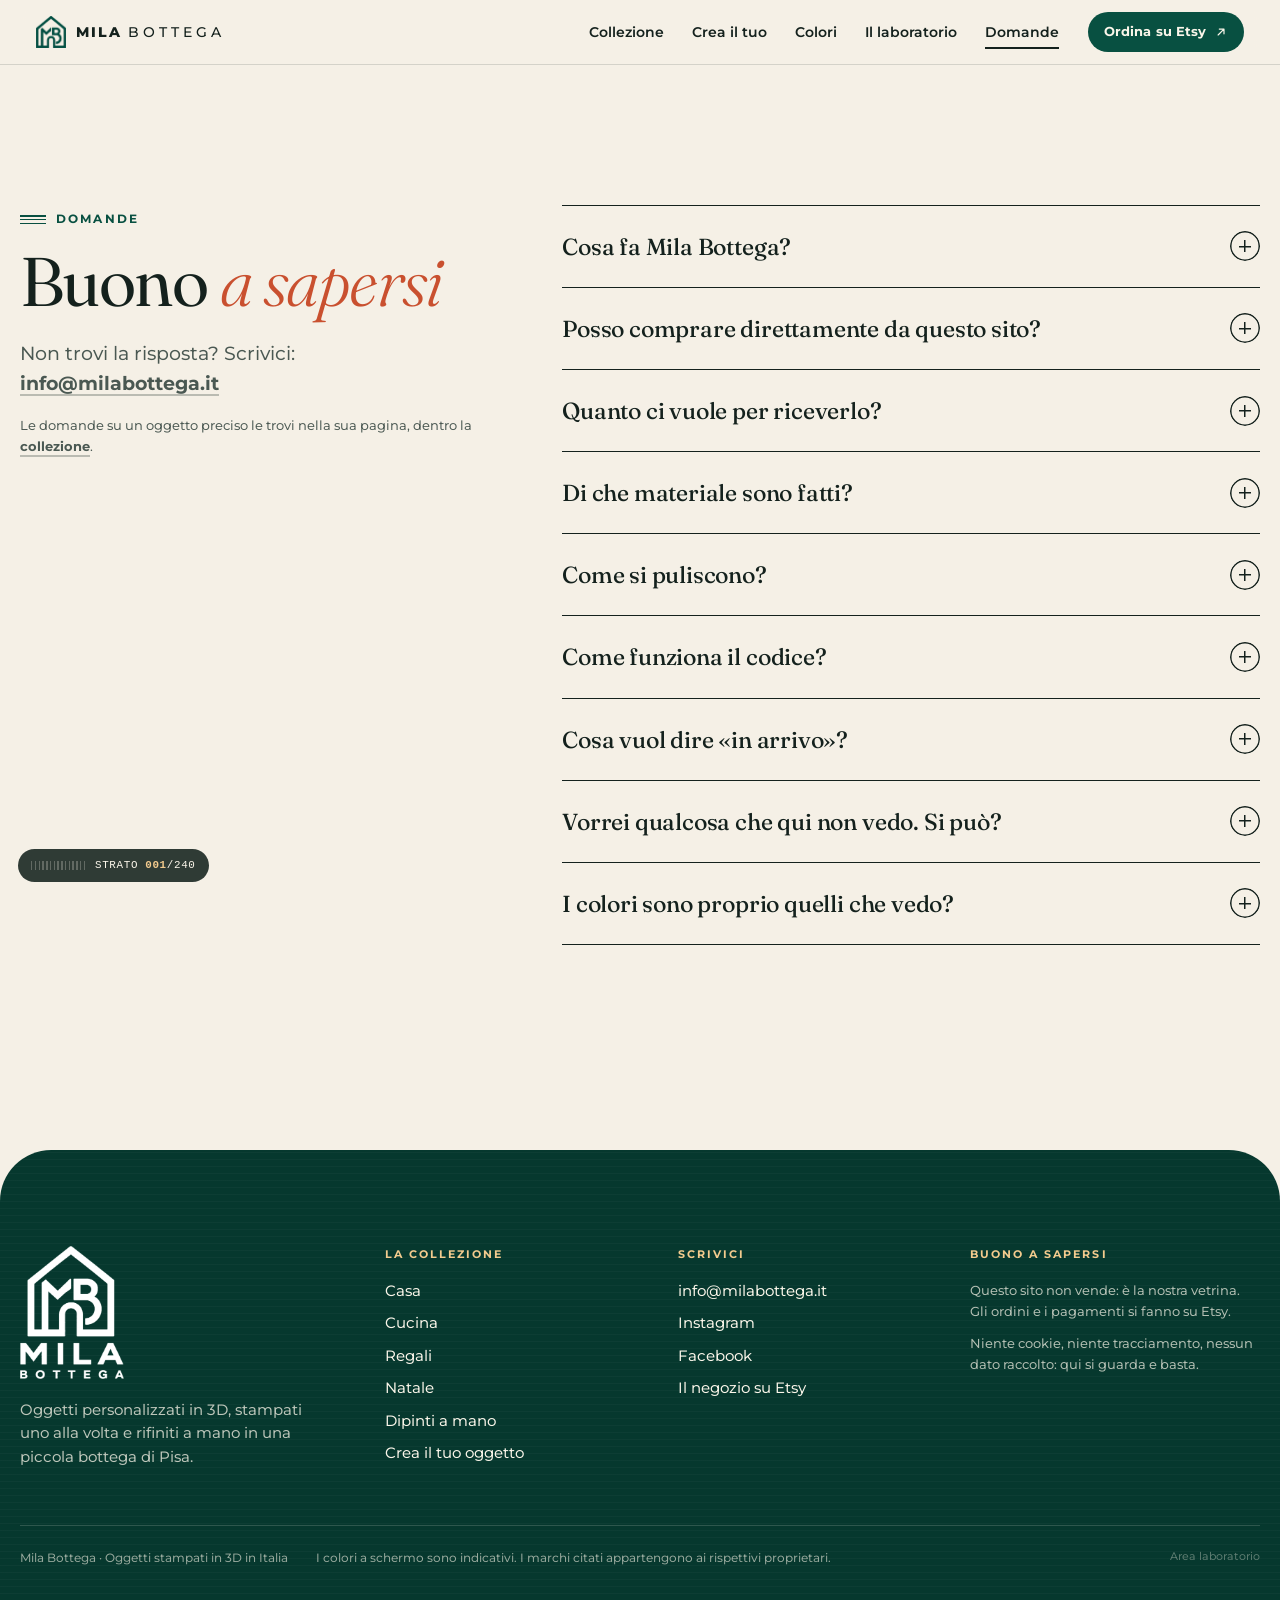
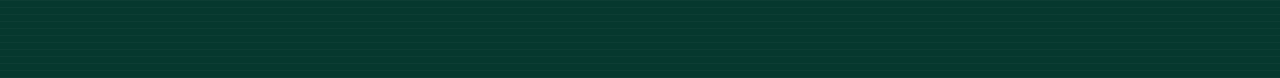
<file: domande.html>
<!doctype html>
<html lang="it">
<head>
  <title>Domande frequenti · Mila Bottega</title>
  <meta name="description" content="Tempi, materiali, cura, compatibilità TM6 e TM7 e come funziona il codice.">
  <link rel="canonical" href="https://milabottega.it/domande.html">
  <meta property="og:type" content="website">
  <meta property="og:locale" content="it_IT">
  <meta property="og:site_name" content="Mila Bottega">
  <meta property="og:title" content="Mila Bottega · Oggetti personalizzati stampati in 3D">
  <meta property="og:description" content="Oggetti personalizzati stampati in 3D e rifiniti a mano, uno alla volta, a Pisa. Guarda la collezione e ordina su Etsy.">
  <meta property="og:url" content="https://milabottega.it/domande.html">
  <meta property="og:image" content="https://milabottega.it/assets/foto/laboratorio_dipinto_a_mano.jpg">
  <meta property="og:image:width" content="1254">
  <meta property="og:image:height" content="1254">
  <meta property="og:image:alt" content="Il laboratorio di Mila Bottega: un vasetto stampato in 3D e un piattino dipinto a mano">
  <meta name="twitter:card" content="summary_large_image">
  <meta charset="utf-8">
  <meta name="viewport" content="width=device-width, initial-scale=1, viewport-fit=cover">
  <meta name="theme-color" content="#06382E">
  <link rel="icon" type="image/png" href="assets/brand/marchio.png">
  <link rel="apple-touch-icon" href="assets/brand/marchio.png">
  <link rel="preload" href="vendor/fonts/fraunces-latin-opsz-normal.woff2" as="font" type="font/woff2" crossorigin>
  <link rel="preload" href="vendor/fonts/montserrat-latin-wght-normal.woff2" as="font" type="font/woff2" crossorigin>
  <link rel="stylesheet" href="css/style.css">
  <script type="importmap">
  { "imports": { "three": "./vendor/three/three.module.min.js", "three/addons/": "./vendor/three/addons/" } }
  </script>
</head>
<body class="page">
<a class="skip" href="#faq">Vai ai contenuti</a>
<header id="nav"></header>

<main>
<section class="section wrap faq-wrap" id="faq">
  <div>
    <p class="eyebrow" data-reveal>Domande</p>
    <h1 class="h2" data-reveal>Buono <em>a sapersi</em></h1>
    <p class="lead" data-reveal>Non trovi la risposta? Scrivici: <a class="link" href="mailto:info@milabottega.it">info@milabottega.it</a></p>
    <p class="nota" data-reveal>Le domande su un oggetto preciso le trovi nella sua pagina, dentro la <a class="link" href="collezione.html">collezione</a>.</p>
  </div>
  <div class="faq">
    <details data-reveal><summary>Cosa fa Mila Bottega?</summary><p>Oggetti personalizzati in 3D: cose per la casa, per la cucina, regali con il nome, decorazioni per le feste. Li disegniamo noi, li stampiamo su ordinazione e li rifiniamo a mano. Alcuni li dipingiamo con il pennello.</p></details>
    <details data-reveal><summary>Posso comprare direttamente da questo sito?</summary><p>No. Questo sito è la nostra vetrina: qui guardi, provi e crei l'anteprima. Ordine e pagamento si fanno su Etsy, in sicurezza.</p></details>
    <details data-reveal><summary>Quanto ci vuole per riceverlo?</summary><p>Per preparare un pezzo personalizzato servono di solito 2-4 giorni: la bozza, la stampa, il controllo. Gli oggetti dipinti a mano possono chiedere qualche giorno in più. Poi parte la spedizione, con i tempi che trovi su Etsy.</p></details>
    <details data-reveal><summary>Di che materiale sono fatti?</summary><p>Di PLA: una plastica rigida e leggera di origine vegetale, la più usata nella stampa 3D. Molti oggetti prendono colore già in stampa, da filamenti colorati. Altri li rifiniamo o li dipingiamo a mano.</p></details>
    <details data-reveal><summary>Come si puliscono?</summary><p>Con un panno umido. Niente lavastoviglie e niente fonti di calore vicine: il PLA con il caldo forte si ammorbidisce. Per gli oggetti dipinti a mano basta un panno asciutto o appena umido.</p></details>
    <details data-reveal><summary>Come funziona il codice?</summary><p>Per alcuni oggetti c'è un configuratore: crei la tua anteprima in 3D e in fondo trovi un codice breve. Dentro ci sono tutte le tue scelte: colori, motivo, carattere, scritta. Lo copi, ordini su Etsy e lo incolli nel campo «personalizzazione». Noi lo leggiamo e rifacciamo quello che hai visto.</p></details>
    <details data-reveal><summary>Cosa vuol dire «in arrivo»?</summary><p>Che l'oggetto lo stiamo ancora mettendo a punto e non si può ordinare. Le immagini sono anteprime o illustrazioni: le foto vere arrivano quando è pronto. Se ti interessa, tocca «Avvisami».</p></details>
    <details data-reveal><summary>Vorrei qualcosa che qui non vedo. Si può?</summary><p>Spesso sì. Una forma diversa, un altro carattere, un'idea tutta tua: scrivici e vediamo insieme se si può fare.</p></details>
    <details data-reveal><summary>I colori sono proprio quelli che vedo?</summary><p>Molto vicini, ma ogni schermo li mostra a modo suo. Se hai un dubbio su un abbinamento, chiedi prima di ordinare.</p></details>
  </div>
</section>
</main>

<footer id="footer"></footer>
<script type="module" src="js/main.js"></script>
</body>
</html>
</file>
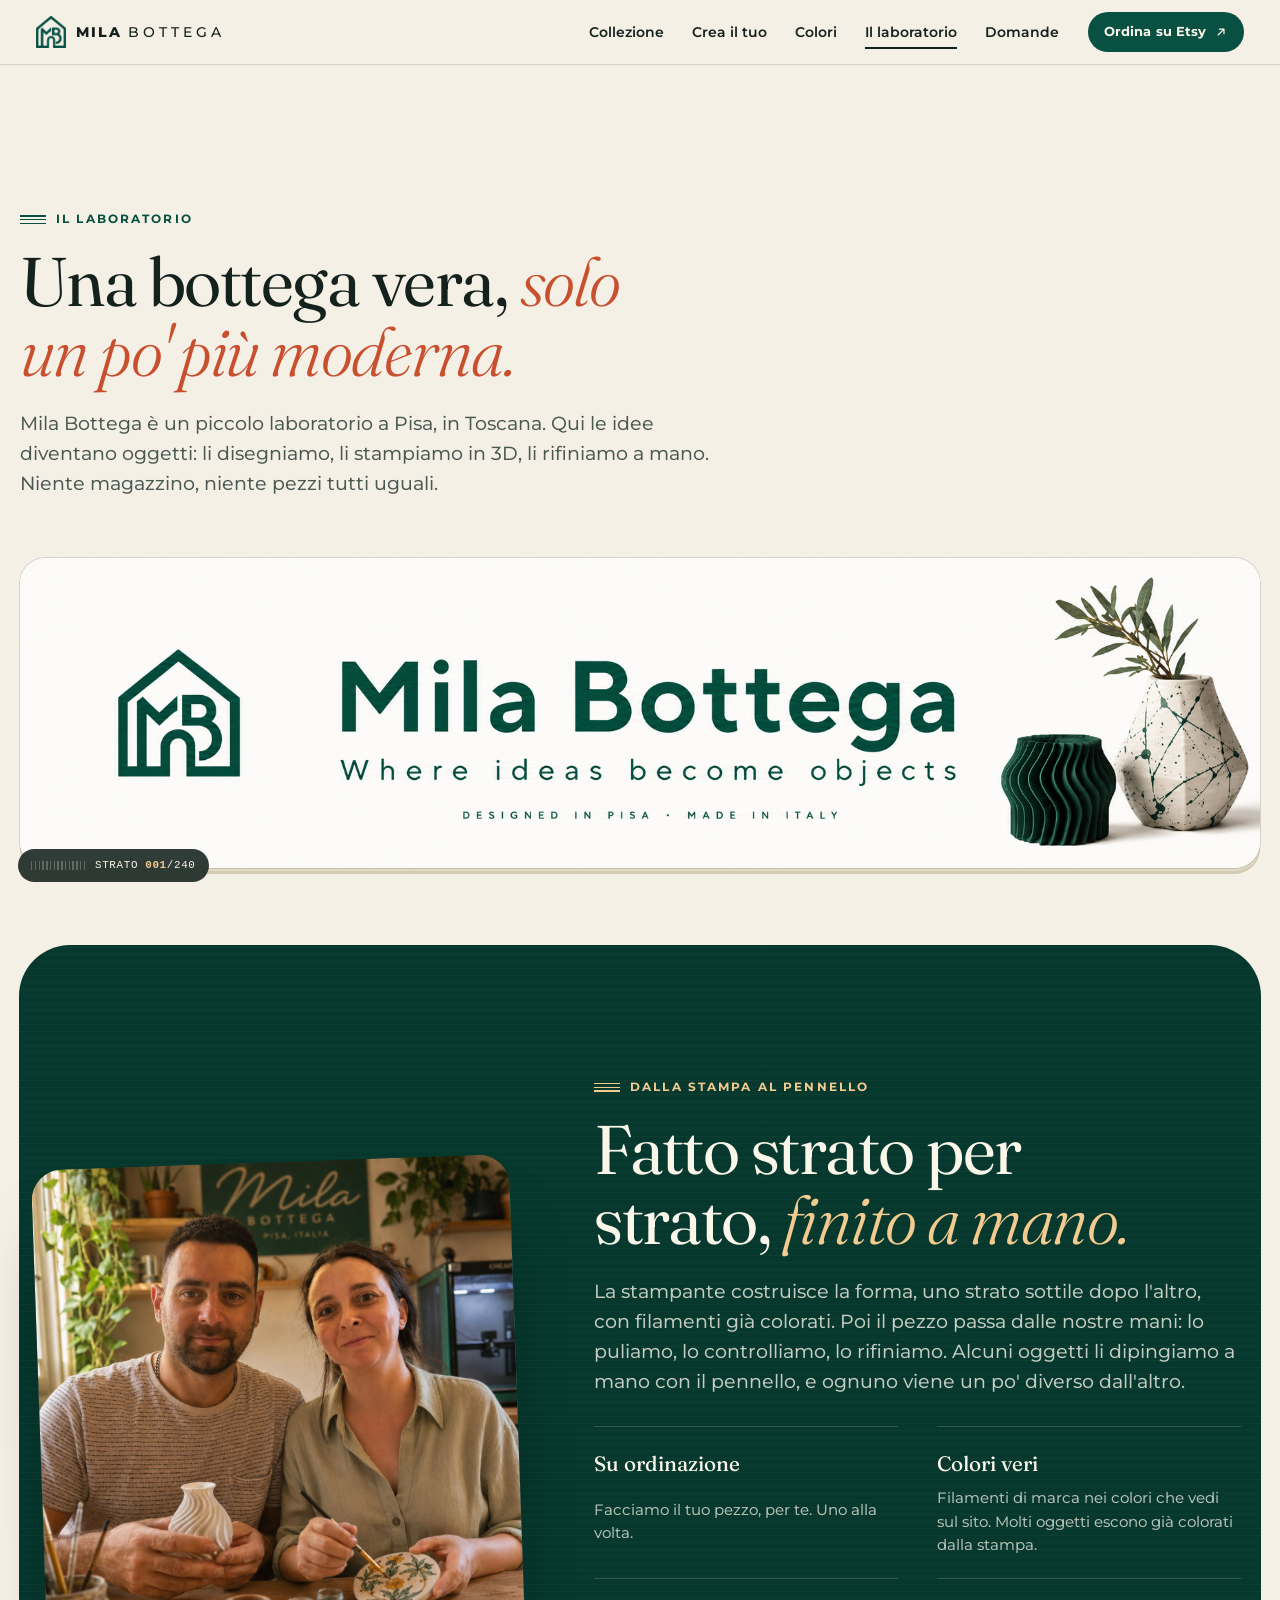
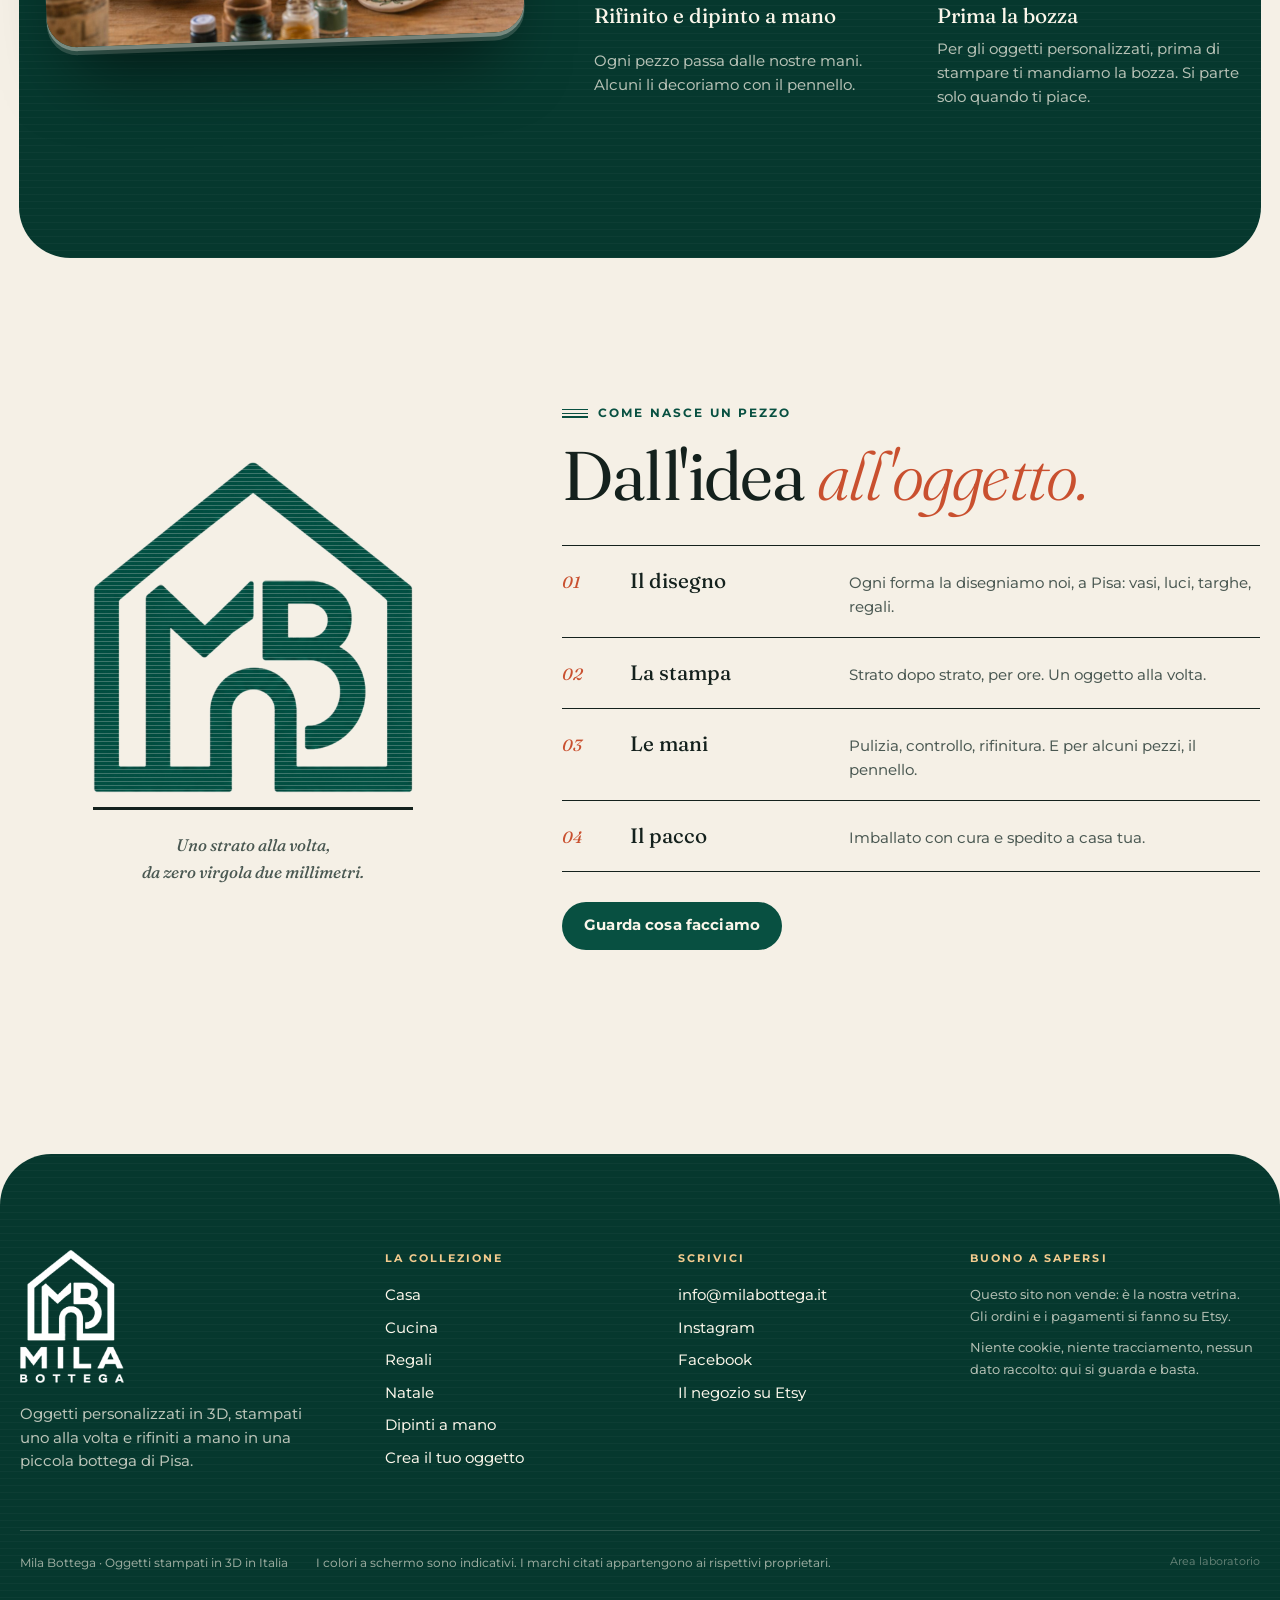
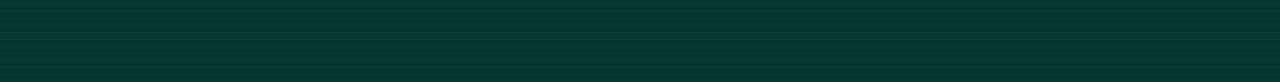
<file: laboratorio.html>
<!doctype html>
<html lang="it">
<head>
  <title>Il laboratorio · Mila Bottega</title>
  <meta name="description" content="Mila Bottega è un piccolo laboratorio a Pisa: oggetti disegnati da noi, stampati in 3D strato per strato e rifiniti a mano, alcuni dipinti con il pennello.">
  <link rel="canonical" href="https://milabottega.it/laboratorio.html">
  <meta property="og:type" content="website">
  <meta property="og:locale" content="it_IT">
  <meta property="og:site_name" content="Mila Bottega">
  <meta property="og:title" content="Mila Bottega · Oggetti personalizzati stampati in 3D">
  <meta property="og:description" content="Oggetti personalizzati stampati in 3D e rifiniti a mano, uno alla volta, a Pisa. Guarda la collezione e ordina su Etsy.">
  <meta property="og:url" content="https://milabottega.it/laboratorio.html">
  <meta property="og:image" content="https://milabottega.it/assets/foto/laboratorio_dipinto_a_mano.jpg">
  <meta property="og:image:width" content="1254">
  <meta property="og:image:height" content="1254">
  <meta property="og:image:alt" content="Il laboratorio di Mila Bottega: un vasetto stampato in 3D e un piattino dipinto a mano">
  <meta name="twitter:card" content="summary_large_image">
  <meta charset="utf-8">
  <meta name="viewport" content="width=device-width, initial-scale=1, viewport-fit=cover">
  <meta name="theme-color" content="#06382E">
  <link rel="icon" type="image/png" href="assets/brand/marchio.png">
  <link rel="apple-touch-icon" href="assets/brand/marchio.png">
  <link rel="preload" href="vendor/fonts/fraunces-latin-opsz-normal.woff2" as="font" type="font/woff2" crossorigin>
  <link rel="preload" href="vendor/fonts/montserrat-latin-wght-normal.woff2" as="font" type="font/woff2" crossorigin>
  <link rel="stylesheet" href="css/style.css">
  <script type="importmap">
  { "imports": { "three": "./vendor/three/three.module.min.js", "three/addons/": "./vendor/three/addons/" } }
  </script>
</head>
<body class="page">
<a class="skip" href="#laboratorio">Vai ai contenuti</a>
<header id="nav"></header>

<main>
<section class="section wrap lab-intro" id="laboratorio">
  <p class="eyebrow" data-reveal>Il laboratorio</p>
  <h1 class="h2" data-reveal>Una bottega vera, <em>solo un po' più moderna.</em></h1>
  <p class="lead" data-reveal>Mila Bottega è un piccolo laboratorio a Pisa, in Toscana. Qui le idee diventano oggetti: li disegniamo, li stampiamo in 3D, li rifiniamo a mano. Niente magazzino, niente pezzi tutti uguali.</p>
  <figure class="lab-banner" data-reveal>
    <img src="assets/brand/banner.png" alt="Mila Bottega. Where ideas become objects. Designed in Pisa, made in Italy. Accanto, due vasi stampati in 3D: uno verde a coste e uno chiaro sfaccettato con schizzi di colore." loading="lazy" decoding="async" width="1800" height="450">
  </figure>
</section>

<section class="hand layers-dark">
  <div class="wrap hand-grid">
    <figure class="hand-photo" data-reveal>
      <img src="assets/foto/laboratorio_dipinto_a_mano.jpg" alt="Le due persone di Mila Bottega al tavolo del laboratorio: lui tiene un vasetto bianco a coste appena stampato, lei dipinge a mano un piattino con fiori gialli" loading="lazy" decoding="async" width="1254" height="1254">
    </figure>
    <div>
      <p class="eyebrow eyebrow-light" data-reveal>Dalla stampa al pennello</p>
      <h2 class="h2" data-reveal>Fatto strato per strato, <em>finito a mano.</em></h2>
      <p class="lead" data-reveal>La stampante costruisce la forma, uno strato sottile dopo l'altro, con filamenti già colorati. Poi il pezzo passa dalle nostre mani: lo puliamo, lo controlliamo, lo rifiniamo. Alcuni oggetti li dipingiamo a mano con il pennello, e ognuno viene un po' diverso dall'altro.</p>
      <ul class="promises">
        <li data-reveal><b>Su ordinazione</b><span>Facciamo il tuo pezzo, per te. Uno alla volta.</span></li>
        <li data-reveal><b>Colori veri</b><span>Filamenti di marca nei colori che vedi sul sito. Molti oggetti escono già colorati dalla stampa.</span></li>
        <li data-reveal><b>Rifinito e dipinto a mano</b><span>Ogni pezzo passa dalle nostre mani. Alcuni li decoriamo con il pennello.</span></li>
        <li data-reveal><b>Prima la bozza</b><span>Per gli oggetti personalizzati, prima di stampare ti mandiamo la bozza. Si parte solo quando ti piace.</span></li>
      </ul>
    </div>
  </div>
</section>

<section class="section wrap lab-how">
  <div class="lab-grid">
    <div class="lab-print lab-print-light" aria-hidden="true" data-reveal>
      <div class="lab-print-plate">
        <img class="lab-print-ghost" src="assets/brand/marchio.png" alt="" loading="lazy" width="501" height="519">
        <img class="lab-print-fill" src="assets/brand/marchio.png" alt="" loading="lazy" width="501" height="519">
        <span class="lab-print-nozzle"></span>
      </div>
      <p>Uno strato alla volta, <br>da zero virgola due millimetri.</p>
    </div>
    <div>
      <p class="eyebrow" data-reveal>Come nasce un pezzo</p>
      <h2 class="h2" data-reveal>Dall'idea <em>all'oggetto.</em></h2>
      <ol class="steps-lab">
        <li data-reveal><b>Il disegno</b><span>Ogni forma la disegniamo noi, a Pisa: vasi, luci, targhe, regali.</span></li>
        <li data-reveal><b>La stampa</b><span>Strato dopo strato, per ore. Un oggetto alla volta.</span></li>
        <li data-reveal><b>Le mani</b><span>Pulizia, controllo, rifinitura. E per alcuni pezzi, il pennello.</span></li>
        <li data-reveal><b>Il pacco</b><span>Imballato con cura e spedito a casa tua.</span></li>
      </ol>
      <p data-reveal class="hand-cta"><a class="btn btn-green" href="collezione.html">Guarda cosa facciamo</a></p>
    </div>
  </div>
</section>
</main>

<footer id="footer"></footer>
<script type="module" src="js/main.js"></script>
</body>
</html>
</file>
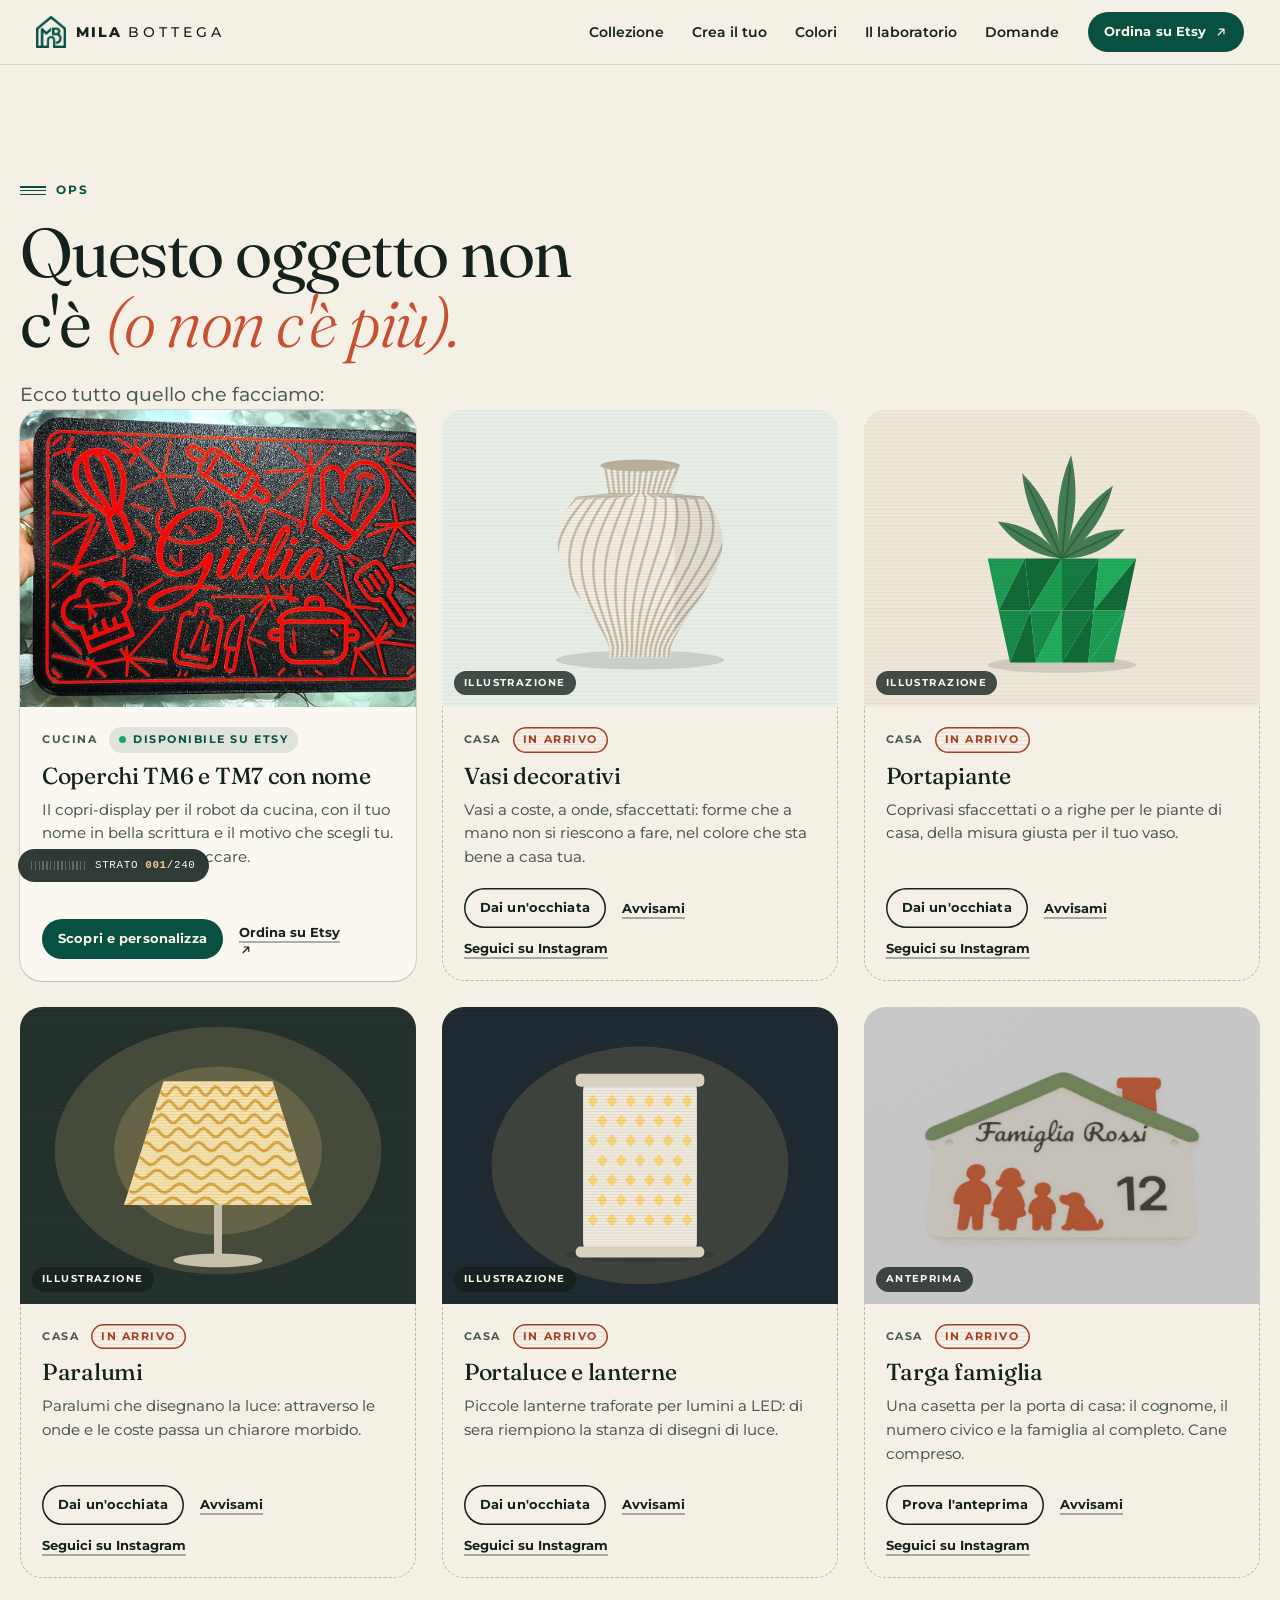
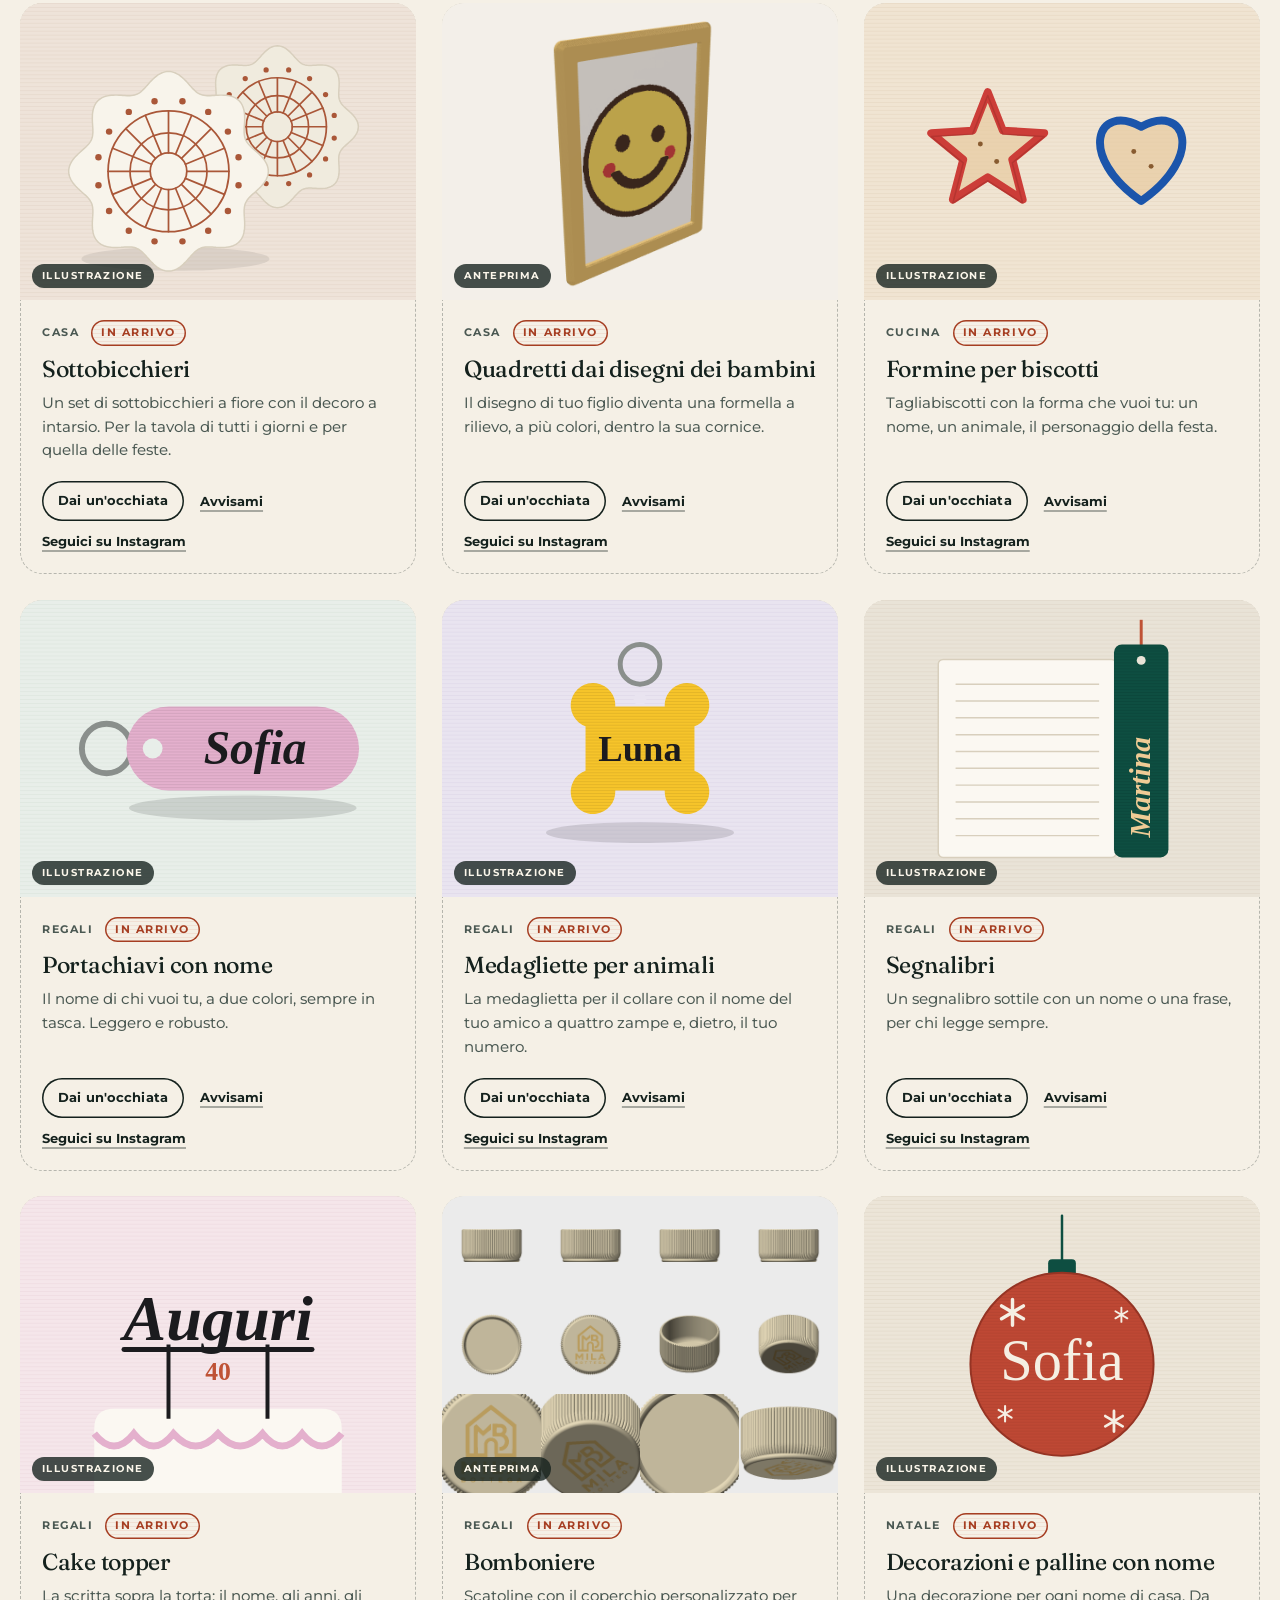
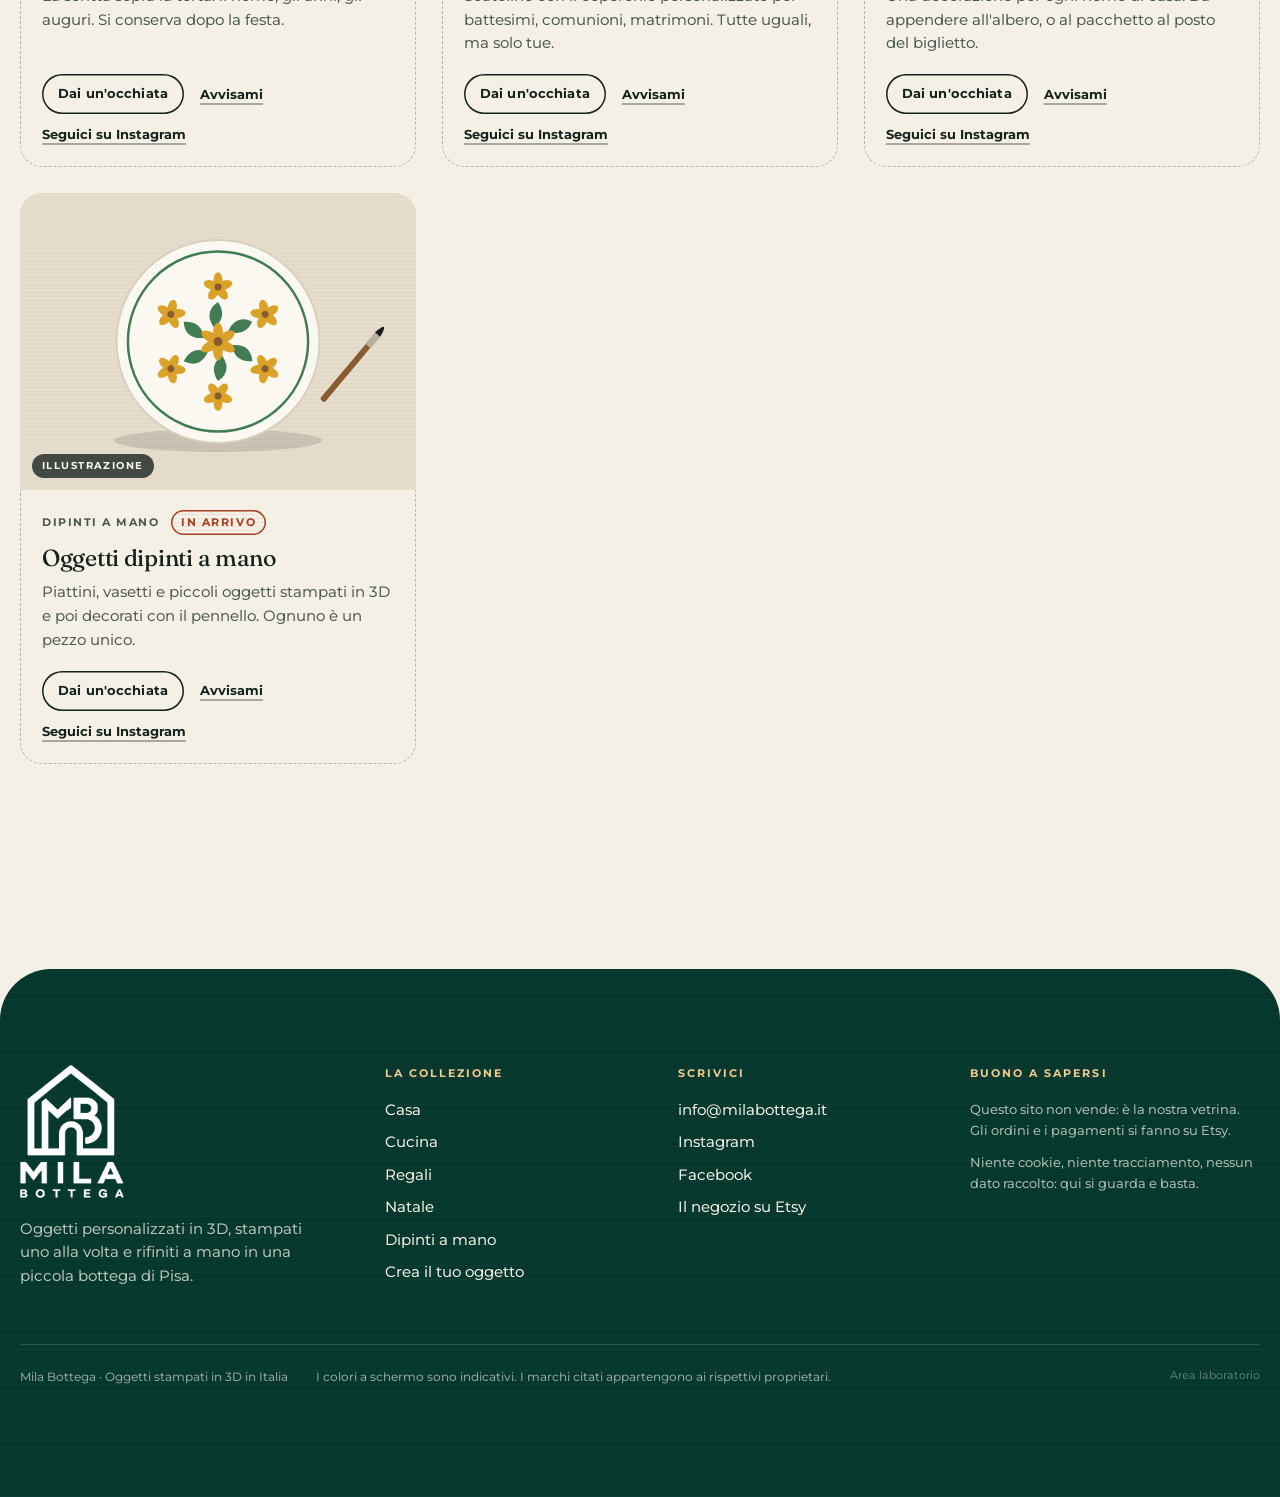
<file: prodotto.html>
<!doctype html>
<html lang="it">
<head>
  <title>Mila Bottega · Oggetti personalizzati stampati in 3D</title>
  <meta name="description" content="Un oggetto personalizzato stampato in 3D da Mila Bottega, piccolo laboratorio in Toscana. Guarda le foto, crea l'anteprima e ordina su Etsy.">
  <meta property="og:type" content="website">
  <meta property="og:locale" content="it_IT">
  <meta property="og:site_name" content="Mila Bottega">
  <meta property="og:title" content="Mila Bottega · Oggetti personalizzati stampati in 3D">
  <meta property="og:description" content="Oggetti personalizzati stampati in 3D e rifiniti a mano, uno alla volta, a Pisa. Guarda la collezione e ordina su Etsy.">
  <meta property="og:image" content="https://milabottega.it/assets/foto/laboratorio_dipinto_a_mano.jpg">
  <meta property="og:image:alt" content="Il laboratorio di Mila Bottega: un vasetto stampato in 3D e un piattino dipinto a mano">
  <meta charset="utf-8">
  <meta name="viewport" content="width=device-width, initial-scale=1, viewport-fit=cover">
  <meta name="theme-color" content="#06382E">
  <link rel="icon" type="image/png" href="assets/brand/marchio.png">
  <link rel="apple-touch-icon" href="assets/brand/marchio.png">
  <link rel="preload" href="vendor/fonts/fraunces-latin-opsz-normal.woff2" as="font" type="font/woff2" crossorigin>
  <link rel="preload" href="vendor/fonts/montserrat-latin-wght-normal.woff2" as="font" type="font/woff2" crossorigin>
  <link rel="stylesheet" href="css/style.css">
  <script type="importmap">
  { "imports": { "three": "./vendor/three/three.module.min.js", "three/addons/": "./vendor/three/addons/" } }
  </script>
</head>
<body class="page">
<a class="skip" href="#pagina">Vai ai contenuti</a>
<header id="nav"></header>
<main id="pagina"><noscript><p class="wrap pad-top">Per vedere questa pagina serve JavaScript attivo.</p></noscript></main>
<footer id="footer"></footer>
<script type="module" src="js/prodotto.js"></script>
</body>
</html>
</file>
<file: css/style.css>
/* ==========================================================================
   Mila Bottega · foglio di stile
   Motivo ricorrente: le «righe degli strati» della stampa 3D.
   ========================================================================== */

/* ---------- caratteri (tutti in locale, nessuna richiesta esterna) ---------- */
@font-face { font-family: "Fraunces"; font-style: normal; font-weight: 100 900; font-display: swap; src: url(../vendor/fonts/fraunces-latin-opsz-normal.woff2) format("woff2"); }
@font-face { font-family: "Fraunces"; font-style: italic; font-weight: 100 900; font-display: swap; src: url(../vendor/fonts/fraunces-latin-opsz-italic.woff2) format("woff2"); }
@font-face { font-family: "Montserrat"; font-style: normal; font-weight: 100 900; font-display: swap; src: url(../vendor/fonts/montserrat-latin-wght-normal.woff2) format("woff2"); }
@font-face { font-family: "Great Vibes"; font-style: normal; font-weight: 400; font-display: swap; src: url(../vendor/fonts/great-vibes-latin-400-normal.woff2) format("woff2"); }
@font-face { font-family: "Dancing Script"; font-style: normal; font-weight: 700; font-display: swap; src: url(../vendor/fonts/dancing-script-latin-700-normal.woff2) format("woff2"); }
@font-face { font-family: "Pacifico"; font-style: normal; font-weight: 400; font-display: swap; src: url(../vendor/fonts/pacifico-latin-400-normal.woff2) format("woff2"); }

:root {
  --paper: #F5F0E6;
  --paper-2: #ECE4D5;
  --card: #FBF8F1;
  --ink: #14211D;
  --ink-2: #4A5852;
  --green: #085041;
  --green-d: #06382E;
  --night: #0B1411;
  --night-2: #131F1B;
  --terra: #C9502F;
  --terra-d: #A63E22;
  --sun: #F3CB8E;
  --cream: #FBF6EA;
  --line: rgba(20, 33, 29, .14);
  --line-l: rgba(251, 246, 234, .16);
  --serif: "Fraunces", "Iowan Old Style", Georgia, serif;
  --sans: "Montserrat", system-ui, -apple-system, "Segoe UI", sans-serif;
  --mono: ui-monospace, "SF Mono", "Cascadia Mono", Menlo, Consolas, monospace;
  --r: 22px;
  --nav-h: 64px;
  --ease: cubic-bezier(.2, .7, .2, 1);
}

*, *::before, *::after { box-sizing: border-box; }
html { overflow-x: clip; -webkit-text-size-adjust: 100%; scroll-padding-top: calc(var(--nav-h) + 12px); }
body {
  margin: 0; background: var(--paper); color: var(--ink);
  font-family: var(--sans); font-size: 1.02rem; line-height: 1.6; font-weight: 450;
  -webkit-font-smoothing: antialiased; overflow-x: clip;
}
img, canvas, svg { display: block; max-width: 100%; }
img { height: auto; }
h1, h2, h3, p, ul, ol, dl, dd, figure { margin: 0; }
ul, ol { padding: 0; list-style: none; }
a { color: inherit; }
button { font: inherit; color: inherit; cursor: pointer; }
[hidden] { display: none !important; }
:focus-visible { outline: 3px solid var(--terra); outline-offset: 3px; border-radius: 6px; }
.layers-dark :focus-visible { outline-color: var(--sun); }
::selection { background: var(--green); color: var(--cream); }

.sr { position: absolute; width: 1px; height: 1px; overflow: hidden; clip-path: inset(50%); white-space: nowrap; }
.skip { position: fixed; left: 12px; top: -80px; z-index: 200; background: var(--cream); color: var(--ink); padding: 10px 16px; border-radius: 999px; font-weight: 700; }
.skip:focus { top: 12px; }
.wrap { width: min(1240px, 100% - 40px); margin-inline: auto; }
.ico { width: 1.05em; height: 1.05em; flex: none; }

/* ---------- le righe degli strati ---------- */
.layers-dark {
  color: var(--cream);
  background-color: var(--green-d);
  background-image: repeating-linear-gradient(0deg, rgba(255, 255, 255, .028) 0 1px, transparent 1px 7px);
}

/* ---------- testi ---------- */
.eyebrow {
  display: inline-flex; align-items: center; gap: 10px;
  font-size: .74rem; font-weight: 700; letter-spacing: .18em; text-transform: uppercase; color: var(--green);
  margin-bottom: 18px;
}
.eyebrow::before { content: ""; width: 26px; height: 9px; background: repeating-linear-gradient(0deg, currentColor 0 1.5px, transparent 1.5px 3.75px); }
.eyebrow-light { color: var(--sun); }
.h2 {
  font-family: var(--serif); font-weight: 380; font-size: clamp(2.1rem, 5.4vw, 4.3rem); line-height: 1.02; letter-spacing: -.022em;
  text-wrap: balance; max-width: 16ch;
}
.h2 em, .h3 em, .hero-title em { font-style: italic; font-weight: 300; color: var(--terra); }
.layers-dark .h2 em, .layers-dark .h3 em, .hero-title em { color: var(--sun); }
.h3 { font-family: var(--serif); font-weight: 400; font-size: clamp(1.6rem, 3.4vw, 2.5rem); line-height: 1.08; letter-spacing: -.015em; }
.lead { font-size: clamp(1.05rem, 1.5vw, 1.22rem); line-height: 1.55; color: var(--ink-2); max-width: 56ch; margin-top: 22px; }
.layers-dark .lead { color: rgba(251, 246, 234, .78); }
.nota { font-size: .8rem; color: var(--ink-2); margin-top: 18px; max-width: 70ch; }
.link { font-weight: 700; text-decoration: underline; text-decoration-thickness: 2px; text-underline-offset: 4px; text-decoration-color: color-mix(in srgb, currentColor 35%, transparent); background: none; border: 0; padding: 0; transition: text-decoration-color .2s; }
.link:hover { text-decoration-color: currentColor; }
.link-light { color: var(--cream); font-size: .86rem; }

.section { padding-block: clamp(72px, 11vw, 150px); }
.pad-top { padding-top: calc(var(--nav-h) + 48px); }
.sec-head { display: flex; flex-wrap: wrap; gap: 24px 48px; align-items: flex-end; justify-content: space-between; margin-bottom: clamp(32px, 5vw, 60px); }
.sec-head-tight { margin: clamp(56px, 8vw, 110px) 0 28px; }
.lead-side { max-width: 38ch; margin-top: 0; }

/* ---------- pulsanti ---------- */
.btn {
  --b: var(--terra); --f: #fff; --s1: #A63E22; --s2: #8A321A;
  display: inline-flex; align-items: center; justify-content: center; gap: .55em;
  min-height: 48px; padding: 0 22px; border: 0; border-radius: 999px;
  background: var(--b); color: var(--f); font-weight: 700; font-size: .93rem; letter-spacing: .01em; text-decoration: none; white-space: nowrap;
  transition: transform .25s var(--ease), box-shadow .25s var(--ease), background .2s;
}
.btn:hover { transform: translateY(-4px); box-shadow: 0 2px 0 var(--s1), 0 4px 0 var(--s2); } /* due "strati" sotto al pulsante */
.btn:active { transform: translateY(0); box-shadow: none; }
.btn-big { min-height: 56px; padding: 0 28px; font-size: 1rem; }
.btn-small { min-height: 40px; padding: 0 16px; font-size: .84rem; }
.btn-light { --b: var(--cream); --f: var(--green-d); --s1: #D9CFB8; --s2: #B9AE93; }
.btn-green { --b: var(--green); --f: var(--cream); --s1: #063A2F; --s2: #042921; }
.btn-ghost { --b: transparent; --f: var(--cream); --s1: rgba(251, 246, 234, .35); --s2: rgba(251, 246, 234, .16); box-shadow: inset 0 0 0 1.5px rgba(251, 246, 234, .5); }
.btn-ghost:hover { box-shadow: inset 0 0 0 1.5px var(--cream), 0 2px 0 var(--s1), 0 4px 0 var(--s2); }
.btn-line { --b: transparent; --f: var(--ink); --s1: rgba(20, 33, 29, .3); --s2: rgba(20, 33, 29, .14); box-shadow: inset 0 0 0 1.5px var(--ink); }
.btn-line:hover { box-shadow: inset 0 0 0 1.5px var(--ink), 0 2px 0 var(--s1), 0 4px 0 var(--s2); }
.btn-ghost-dark { --b: rgba(251, 246, 234, .08); --f: var(--cream); --s1: rgba(251, 246, 234, .2); --s2: rgba(251, 246, 234, .1); }
.chip {
  min-height: 38px; padding: 0 16px; border-radius: 999px; border: 1.5px solid var(--line); background: transparent;
  font-size: .84rem; font-weight: 650; transition: background .2s, color .2s, border-color .2s;
}
.chip:hover { border-color: var(--ink); }
.chip.is-on { background: var(--ink); color: var(--cream); border-color: var(--ink); }

/* ---------- comparsa mentre si scorre ---------- */
.js [data-reveal] { opacity: 0; transform: translateY(26px); transition: opacity .8s var(--ease) var(--d, 0ms), transform .9s var(--ease) var(--d, 0ms), translate .45s var(--ease), box-shadow .45s var(--ease), background .3s; }
.js [data-reveal].is-in { opacity: 1; transform: none; }

/* ==========================================================================
   MENU
   ========================================================================== */
.nav {
  position: fixed; inset: 0 0 auto 0; z-index: 60; height: var(--nav-h);
  display: flex; align-items: center; justify-content: space-between; gap: 20px;
  padding: 0 clamp(16px, 3vw, 36px); color: var(--cream);
  transition: background .3s, color .3s, box-shadow .3s;
}
.nav.is-solid, .page .nav { background: color-mix(in srgb, var(--paper) 90%, transparent); color: var(--ink); backdrop-filter: blur(12px); -webkit-backdrop-filter: blur(12px); box-shadow: 0 1px 0 var(--line); }
.nav-logo { display: inline-flex; align-items: center; gap: 10px; text-decoration: none; font-weight: 800; letter-spacing: .14em; font-size: .86rem; }
.nav-logo b { font-weight: 500; letter-spacing: .3em; }
.nav-logo img { width: 30px; height: auto; }
.nav .logo-dark, .nav.is-solid .logo-light, .page .nav .logo-light { display: none; }
.nav.is-solid .logo-dark, .page .nav .logo-dark { display: block; }
.nav-links { display: flex; align-items: center; gap: clamp(14px, 2.2vw, 30px); font-size: .88rem; font-weight: 600; }
.nav-links a:not(.btn) { text-decoration: none; position: relative; padding: 6px 0; }
.nav-links a:not(.btn)::after { content: ""; position: absolute; left: 0; right: 0; bottom: 0; height: 2px; background: currentColor; transform: scaleX(0); transform-origin: left; transition: transform .3s var(--ease); }
.nav-links a:not(.btn):hover::after { transform: scaleX(1); }
.nav-cta { --b: var(--cream); --f: var(--green-d); --s1: #D9CFB8; --s2: #B9AE93; }
.nav.is-solid .nav-cta, .page .nav-cta { --b: var(--green); --f: var(--cream); --s1: #063A2F; --s2: #042921; }
.nav-burger { display: none; width: 46px; height: 46px; border: 0; background: none; position: relative; margin-right: -8px; }
.nav-burger i { position: absolute; left: 11px; right: 11px; height: 2px; background: currentColor; border-radius: 2px; transition: transform .3s var(--ease), top .3s var(--ease); }
.nav-burger i:first-child { top: 18px; } .nav-burger i:last-child { top: 27px; }
.nav.is-open .nav-burger i:first-child { top: 22px; transform: rotate(45deg); }
.nav.is-open .nav-burger i:last-child { top: 22px; transform: rotate(-45deg); }

@media (max-width: 900px) {
  .nav-burger { display: block; }
  .nav-links {
    position: fixed; inset: 0; z-index: -1; flex-direction: column; align-items: flex-start; justify-content: center; gap: 6px;
    padding: 90px 28px 40px; background: var(--green-d); color: var(--cream);
    background-image: repeating-linear-gradient(0deg, rgba(255, 255, 255, .03) 0 1px, transparent 1px 7px);
    opacity: 0; visibility: hidden; transform: translateY(-12px); transition: opacity .3s, transform .4s var(--ease), visibility .3s;
  }
  .nav.is-open { color: var(--cream) !important; background: none !important; box-shadow: none !important; backdrop-filter: none !important; -webkit-backdrop-filter: none !important; }
  .nav.is-open .logo-light { display: block !important; } .nav.is-open .logo-dark { display: none !important; }
  .nav.is-open .nav-links { opacity: 1; visibility: visible; transform: none; }
  .nav-links a:not(.btn) { font-family: var(--serif); font-size: 2.1rem; font-weight: 380; letter-spacing: -.01em; padding: 6px 0; }
  .nav-links .nav-cta { margin-top: 22px; --b: var(--cream) !important; --f: var(--green-d) !important; min-height: 52px; padding: 0 24px; font-size: 1rem; }
  .menu-open { overflow: hidden; }
}

/* ==========================================================================
   COPERTINA
   ========================================================================== */
.hero { position: relative; min-height: 100svh; display: flex; flex-direction: column; overflow: hidden; padding-top: var(--nav-h); }
.hero-glow { position: absolute; inset: 0; pointer-events: none;
  background: radial-gradient(60% 55% at 72% 46%, rgba(46, 150, 120, .34), transparent 70%), radial-gradient(40% 40% at 10% 100%, rgba(243, 203, 142, .12), transparent 70%); }
.hero-grid {
  position: relative; flex: 1; display: grid; align-content: center; column-gap: 24px;
  grid-template-columns: minmax(0, .92fr) minmax(0, 1.08fr);
  grid-template-rows: 1fr auto auto auto auto 1fr;
  grid-template-areas: ". stage" "eyebrow stage" "title stage" "sub stage" "cta stage" ". stage";
  padding-block: clamp(24px, 5vh, 64px);
}
.hero-eyebrow { grid-area: eyebrow; margin-bottom: 22px; }
.hero-eyebrow::before { display: none; }
.hero-eyebrow .dot { width: 8px; height: 8px; border-radius: 50%; background: var(--sun); box-shadow: 0 0 0 0 rgba(243, 203, 142, .6); animation: pulse 2.4s infinite; }
@keyframes pulse { 70% { box-shadow: 0 0 0 10px rgba(243, 203, 142, 0); } 100% { box-shadow: 0 0 0 0 rgba(243, 203, 142, 0); } }
.hero-title {
  grid-area: title; font-family: var(--serif); font-weight: 400; letter-spacing: -.028em; line-height: .96;
  font-size: clamp(2.7rem, 6.1vw, 5.9rem); text-wrap: balance;
}
.hero-sub { grid-area: sub; margin-top: 28px; max-width: 46ch; font-size: clamp(1rem, 1.35vw, 1.16rem); color: rgba(251, 246, 234, .82); }
.hero-sub strong { color: var(--cream); font-weight: 700; }
.hero-cta { grid-area: cta; display: flex; flex-wrap: wrap; gap: 12px; margin-top: 30px; }
.hero-stage { grid-area: stage; position: relative; min-height: min(72vh, 640px); }
.hero-canvas { position: absolute; inset: -12% -22% -8% -14%; opacity: 0; transition: opacity 1s; }
.hero-canvas.is-ready { opacity: 1; }
.hero-canvas canvas { width: 100%; height: 100%; }
.hero-canvas.no-webgl { opacity: 1; inset: 8% 0; border-radius: var(--r); background: url(../assets/foto/G_Giulia_dettaglio.jpg) center/cover; transform: rotate(-3deg); box-shadow: 0 40px 80px -30px rgba(0, 0, 0, .6); }
.hero-caption {
  position: absolute; left: 50%; bottom: 0; transform: translateX(-50%); z-index: 2;
  display: inline-flex; align-items: baseline; gap: 10px; white-space: nowrap; max-width: 100%;
  padding: 9px 16px; border-radius: 999px; background: rgba(4, 30, 24, .55); backdrop-filter: blur(8px); -webkit-backdrop-filter: blur(8px);
  box-shadow: inset 0 0 0 1px var(--line-l); font-size: .78rem; color: rgba(251, 246, 234, .8);
}
.hero-caption-k { font-size: .64rem; letter-spacing: .16em; text-transform: uppercase; color: var(--sun); font-weight: 700; }
.hero-caption b { font-family: var(--serif); font-style: italic; font-weight: 400; font-size: 1.02rem; color: var(--cream); }
.hero-caption span:last-child { overflow: hidden; text-overflow: ellipsis; }

.marquee { position: relative; border-top: 1px solid var(--line-l); overflow: hidden; padding: 15px 0; }
.marquee-track { display: flex; align-items: center; gap: 28px; width: max-content; animation: marquee 38s linear infinite; font-size: .76rem; font-weight: 700; letter-spacing: .2em; text-transform: uppercase; color: rgba(251, 246, 234, .7); }
.marquee-track i { width: 22px; height: 9px; background: repeating-linear-gradient(0deg, var(--sun) 0 1.5px, transparent 1.5px 3.75px); }
@keyframes marquee { to { transform: translateX(-50%); } }

@media (max-width: 900px) {
  .hero-grid { grid-template-columns: minmax(0, 1fr); grid-template-rows: none; grid-template-areas: "eyebrow" "title" "stage" "sub" "cta"; align-content: start; padding-top: 22px; }
  .hero-eyebrow { margin-bottom: 14px; font-size: .66rem; }
  .hero-title { font-size: clamp(2.5rem, 11.6vw, 4rem); }
  .hero-stage { min-height: 0; height: min(40svh, 330px); margin: 6px 0 4px; }
  .hero-canvas { inset: -6% -14% 0 -14%; }
  .hero-sub { margin-top: 18px; }
  .hero-cta { margin-top: 20px; }
  .hero-cta .btn { flex: 1 1 100%; }
  .hero-caption { font-size: .7rem; padding: 7px 12px; gap: 7px; }
  .hero-caption-k { display: none; }
}

/* ==========================================================================
   COME FUNZIONA
   ========================================================================== */
.beats { display: grid; grid-template-columns: repeat(3, minmax(0, 1fr)); gap: clamp(20px, 3vw, 44px); margin-top: clamp(40px, 6vw, 72px); counter-reset: b; }
.beats li { position: relative; padding-top: 22px; border-top: 1.5px solid var(--ink); }
.beats li::before { content: ""; position: absolute; top: -6px; left: 0; width: 11px; height: 11px; border-radius: 50%; background: var(--terra); }
.beat-n {
  display: block; font-family: var(--serif); font-weight: 600; font-size: clamp(5.5rem, 11vw, 9.5rem); line-height: .86; letter-spacing: -.04em;
  color: transparent; -webkit-background-clip: text; background-clip: text;
  background-image: repeating-linear-gradient(0deg, var(--green) 0 3px, transparent 3px 5px); /* il numero è "stampato a strati" */
  margin-bottom: 14px;
}
.beats h3 { font-family: var(--serif); font-weight: 450; font-size: clamp(1.4rem, 2.2vw, 1.9rem); letter-spacing: -.01em; margin-bottom: 8px; }
.beats p { color: var(--ink-2); max-width: 34ch; }
@media (max-width: 760px) {
  .beats { grid-template-columns: 1fr; gap: 0; }
  .beats li { display: grid; grid-template-columns: 84px 1fr; column-gap: 14px; padding: 22px 0 26px; }
  .beat-n { grid-row: span 2; font-size: 5.4rem; margin: 0; }
  .beats h3 { align-self: end; }
}

/* ==========================================================================
   COLLEZIONE
   ========================================================================== */
.filters { display: flex; flex-wrap: wrap; gap: 8px; }
.cards { display: grid; grid-template-columns: repeat(3, minmax(0, 1fr)); gap: clamp(14px, 2vw, 26px); }
.card { position: relative; display: flex; flex-direction: column; background: var(--card); border-radius: var(--r); overflow: hidden; box-shadow: 0 1px 0 var(--line), 0 0 0 1px var(--line); }
.card:hover { translate: 0 -6px; box-shadow: 0 0 0 1px var(--line), 0 3px 0 #E2D9C6, 0 6px 0 #D5CAB3, 0 30px 40px -28px rgba(20, 33, 29, .35); }
.card-media { position: relative; display: block; aspect-ratio: 4 / 3; overflow: hidden; background: var(--paper-2); }
.card-media img { width: 100%; height: 100%; object-fit: cover; transition: transform 1.2s var(--ease); }
.card:hover .card-media img { transform: scale(1.05); }
.tag-tipo { position: absolute; left: 12px; bottom: 12px; padding: 4px 10px; border-radius: 999px; background: rgba(20, 33, 29, .78); color: var(--cream); font-size: .64rem; font-weight: 700; letter-spacing: .14em; text-transform: uppercase; }
.card-body { display: flex; flex-direction: column; gap: 10px; padding: 20px 22px 22px; flex: 1; }
.card-meta { display: flex; flex-wrap: wrap; align-items: center; gap: 8px 12px; font-size: .68rem; font-weight: 700; letter-spacing: .14em; text-transform: uppercase; }
.cat { color: var(--ink-2); }
.stato { display: inline-flex; align-items: center; gap: 7px; padding: 4px 10px; border-radius: 999px; }
.stato.ok { background: color-mix(in srgb, var(--green) 12%, transparent); color: var(--green); }
.stato.ok::before { content: ""; width: 7px; height: 7px; border-radius: 50%; background: #17A865; }
.stato.soon { box-shadow: inset 0 0 0 1.5px currentColor; color: var(--terra-d); background: repeating-linear-gradient(0deg, color-mix(in srgb, var(--terra) 10%, transparent) 0 1.5px, transparent 1.5px 4px); }
.card h3 { font-family: var(--serif); font-weight: 450; font-size: 1.45rem; line-height: 1.12; letter-spacing: -.012em; }
.card h3 a { text-decoration: none; }
.card h3 a::after { content: ""; position: absolute; inset: 0; } /* tutta la scheda si può toccare */
.card-txt { color: var(--ink-2); font-size: .93rem; }
.card-cta { position: relative; z-index: 1; display: flex; flex-wrap: wrap; align-items: center; gap: 10px 16px; margin-top: auto; padding-top: 8px; font-size: .82rem; }
.card.is-soon { background: transparent; box-shadow: none; outline: 1.5px dashed color-mix(in srgb, var(--ink) 28%, transparent); outline-offset: -1px; }
.card.is-soon:hover { box-shadow: none; background: var(--card); }
.card.is-soon .card-media img { filter: saturate(.9); }
.card-big { grid-column: span 2; grid-row: span 2; }
.card-big .card-media { aspect-ratio: auto; flex: 1; min-height: 320px; }
.card-big .card-media img { position: absolute; inset: 0; }
.card-big h3 { font-size: clamp(1.7rem, 3vw, 2.5rem); }
.card-big .card-txt { font-size: 1.02rem; max-width: 52ch; }
.card-big .card-body { flex: none; padding: 26px 28px 28px; }
@media (max-width: 980px) { .cards { grid-template-columns: repeat(2, minmax(0, 1fr)); } }
@media (max-width: 620px) {
  .cards { grid-template-columns: 1fr; }
  .card-big { grid-column: auto; grid-row: auto; }
  .card-big .card-media { aspect-ratio: 1; min-height: 0; flex: none; }
  .card-big .card-body { padding: 20px 22px 22px; }
}

/* ==========================================================================
   IL RACCONTO CON LE FOTO
   ========================================================================== */
.feature { background: linear-gradient(var(--paper-2), var(--paper-2)); border-radius: clamp(24px, 4vw, 56px); margin-inline: clamp(0px, 1.5vw, 24px); }
.story { display: grid; grid-template-columns: minmax(0, 1.05fr) minmax(0, .95fr); gap: clamp(28px, 6vw, 96px); margin-top: clamp(36px, 6vw, 80px); }
.story-stage { position: sticky; top: calc(var(--nav-h) + 24px); align-self: start; }
.story-frame { position: relative; aspect-ratio: 1; max-height: calc(100svh - var(--nav-h) - 48px); border-radius: clamp(20px, 2.4vw, 34px); overflow: hidden; background: var(--ink); box-shadow: 0 4px 0 #D8CDB6, 0 8px 0 #CBBFA5, 0 50px 70px -40px rgba(20, 33, 29, .5); }
.story-frame img { position: absolute; inset: 0; width: 100%; height: 100%; object-fit: cover; opacity: 0; transform: scale(1.06); transition: opacity .9s var(--ease), transform 1.6s var(--ease); }
.story-frame img.is-on { opacity: 1; transform: none; }
.story-count { position: absolute; left: 16px; top: 16px; padding: 5px 12px; border-radius: 999px; background: rgba(20, 33, 29, .7); color: var(--cream); font-size: .72rem; font-weight: 700; letter-spacing: .14em; }
.chapter { min-height: 76vh; display: flex; flex-direction: column; justify-content: center; opacity: .28; transition: opacity .6s; }
.chapter.is-on { opacity: 1; }
.chapter-img { display: none; }
.chapter-n { font-family: var(--serif); font-size: 1rem; font-style: italic; color: var(--terra); margin-bottom: 10px; }
.chapter-n::after { content: ""; display: inline-block; vertical-align: middle; margin-left: 12px; width: 44px; height: 9px; background: repeating-linear-gradient(0deg, currentColor 0 1.5px, transparent 1.5px 3.75px); }
.chapter h3 { font-family: var(--serif); font-weight: 400; font-size: clamp(1.7rem, 3.2vw, 2.7rem); line-height: 1.06; letter-spacing: -.018em; margin-bottom: 14px; text-wrap: balance; }
.chapter p:last-child { color: var(--ink-2); font-size: 1.08rem; max-width: 40ch; }
@media (max-width: 860px) {
  .story { grid-template-columns: 1fr; gap: 44px; }
  .story-stage { display: none; }
  .chapter { min-height: 0; opacity: 1; }
  .chapter-img { display: block; width: 100%; aspect-ratio: 5 / 4; object-fit: cover; border-radius: 20px; margin-bottom: 20px; box-shadow: 0 3px 0 #D8CDB6, 0 6px 0 #CBBFA5; }
}

.varianti { display: grid; grid-template-columns: repeat(2, minmax(0, 1fr)); gap: clamp(14px, 2vw, 26px); }
.variante { display: grid; grid-template-columns: minmax(0, .9fr) minmax(0, 1.1fr); background: var(--card); border-radius: var(--r); overflow: hidden; box-shadow: 0 0 0 1px var(--line); }
.variante img { width: 100%; height: 100%; min-height: 220px; object-fit: cover; }
.variante > div { padding: clamp(18px, 2.4vw, 30px); display: flex; flex-direction: column; gap: 8px; align-items: flex-start; }
.variante-n { font-family: var(--serif); font-weight: 600; font-size: 2.6rem; line-height: 1; letter-spacing: -.03em; color: transparent; -webkit-background-clip: text; background-clip: text; background-image: repeating-linear-gradient(0deg, var(--green) 0 2px, transparent 2px 3.4px); }
.variante h3 { font-family: var(--serif); font-weight: 450; font-size: 1.35rem; }
.variante-m { font-family: var(--mono); font-size: .78rem; color: var(--ink-2); }
.variante p:not([class]) { color: var(--ink-2); font-size: .94rem; }
.variante .btn { margin-top: auto; }
.feature-foot { display: flex; flex-wrap: wrap; align-items: center; gap: 12px; margin-top: 34px; }
.feature-foot .nota { flex: 1 1 100%; margin-top: 6px; }
@media (max-width: 860px) { .varianti { grid-template-columns: 1fr; } }
@media (max-width: 480px) { .variante { grid-template-columns: 1fr; } .variante img { aspect-ratio: 16 / 10; min-height: 0; } }

/* ==========================================================================
   CONFIGURATORE
   ========================================================================== */
.cfg-section { background-color: var(--night); padding-block: clamp(72px, 10vw, 130px); margin-top: clamp(40px, 6vw, 90px); border-radius: clamp(24px, 4vw, 56px) clamp(24px, 4vw, 56px) 0 0; }
.page .cfg-section { margin-top: 0; border-radius: clamp(24px, 4vw, 56px); margin-inline: clamp(0px, 1.5vw, 24px); }
.cfg { display: grid; grid-template-columns: minmax(0, 1.18fr) minmax(0, .82fr); gap: clamp(20px, 3vw, 44px); margin-top: clamp(32px, 5vw, 56px); align-items: start; }
.cfg-loading, .cfg-error { grid-column: 1 / -1; padding: 60px 20px; text-align: center; color: rgba(251, 246, 234, .7); border: 1.5px dashed var(--line-l); border-radius: var(--r); }
.cfg-stage { position: sticky; top: calc(var(--nav-h) + 16px); }
.cfg-view {
  position: relative; height: min(68svh, 620px); border-radius: clamp(20px, 2.4vw, 32px); overflow: hidden;
  background: radial-gradient(70% 60% at 50% 42%, #2A3B35 0%, #16221E 60%, #101A17 100%);
  box-shadow: inset 0 0 0 1px var(--line-l);
}
.cfg-view::after { content: ""; position: absolute; left: 18%; right: 18%; bottom: 9%; height: 26px; border-radius: 50%; background: rgba(0, 0, 0, .45); filter: blur(16px); pointer-events: none; z-index: 0; }
.cfg-view canvas { position: relative; z-index: 1; width: 100%; height: 100%; cursor: grab; }
.cfg-view canvas:active { cursor: grabbing; }
.cfg-view .cfg-flat { width: auto; height: auto; max-width: 88%; max-height: 80%; position: absolute; inset: 0; margin: auto; border-radius: 14px; cursor: default; box-shadow: 0 30px 50px -20px #000; }
.cfg-stage-ui { position: absolute; left: 14px; right: 14px; bottom: 14px; z-index: 2; display: flex; align-items: center; gap: 8px; pointer-events: none; }
.cfg-stage-ui > * { pointer-events: auto; }
.cfg-hint { display: inline-flex; align-items: center; gap: 8px; margin-right: auto; font-size: .76rem; font-weight: 600; color: rgba(251, 246, 234, .7); transition: opacity .4s; }
.cfg-view.is-touched ~ .cfg-stage-ui .cfg-hint { opacity: 0; }
.cfg-stage-ui .chip { border-color: var(--line-l); color: var(--cream); background: rgba(11, 20, 17, .6); backdrop-filter: blur(6px); -webkit-backdrop-filter: blur(6px); min-height: 34px; padding: 0 13px; font-size: .76rem; }
.cfg-stage-ui .chip:hover { border-color: var(--cream); }

.cfg-panel { display: grid; gap: 18px; min-width: 0; }
.cfg-controls { display: grid; gap: 22px; padding: clamp(18px, 2.4vw, 28px); border-radius: var(--r); background: var(--night-2); box-shadow: inset 0 0 0 1px var(--line-l); }
.ctl { min-width: 0; }
.ctl-head { display: flex; align-items: baseline; justify-content: space-between; gap: 12px; margin-bottom: 10px; }
.ctl-label { font-size: .7rem; font-weight: 700; letter-spacing: .16em; text-transform: uppercase; color: rgba(251, 246, 234, .62); }
.ctl-val { font-family: var(--serif); font-style: italic; font-size: 1rem; color: var(--sun); text-align: right; }
.seg { display: grid; grid-auto-flow: column; grid-auto-columns: 1fr; gap: 8px; }
.seg button, .fonts button, .tiles button { border: 0; background: rgba(251, 246, 234, .06); color: var(--cream); border-radius: 14px; box-shadow: inset 0 0 0 1.5px transparent; transition: background .2s, box-shadow .2s, transform .2s var(--ease); }
.seg button:hover, .fonts button:hover, .tiles button:hover { background: rgba(251, 246, 234, .1); }
.seg button[aria-checked=true], .fonts button[aria-checked=true], .tiles button[aria-checked=true] { background: rgba(243, 203, 142, .12); box-shadow: inset 0 0 0 1.5px var(--sun); }
.seg button { display: grid; gap: 1px; padding: 10px 8px; min-height: 48px; text-align: center; }
.seg b { font-size: 1.02rem; font-weight: 800; letter-spacing: .04em; }
.seg small { font-size: .68rem; color: rgba(251, 246, 234, .6); }
.inp {
  width: 100%; min-height: 54px; padding: 0 18px; border-radius: 14px; border: 0; outline: 0;
  background: rgba(251, 246, 234, .06); color: var(--cream); font-family: var(--serif); font-size: 1.3rem;
  box-shadow: inset 0 0 0 1.5px var(--line-l); transition: box-shadow .2s, background .2s;
}
.inp::placeholder { color: rgba(251, 246, 234, .35); font-style: italic; font-size: 1rem; }
.inp:focus { box-shadow: inset 0 0 0 2px var(--sun); background: rgba(251, 246, 234, .09); }
.fonts { display: grid; grid-template-columns: repeat(2, minmax(0, 1fr)); gap: 8px; }
.fonts button { min-height: 52px; padding: 4px 10px; font-size: 1.4rem; line-height: 1.1; overflow: hidden; }
.fonts button[data-v="3"] { font-size: 1rem; } .fonts button[data-v="2"] { font-size: 1.15rem; }
.swatches { display: grid; grid-template-columns: repeat(11, minmax(0, 1fr)); gap: 7px; }
.swatches button { position: relative; aspect-ratio: 1; min-width: 0; padding: 0; border: 0; border-radius: 50%; background: var(--c); box-shadow: inset 0 0 0 1px rgba(255, 255, 255, .22), inset 0 -4px 6px rgba(0, 0, 0, .14); transition: transform .25s var(--ease); }
.swatches button::before { content: ""; position: absolute; inset: -5px; border-radius: 50%; box-shadow: 0 0 0 2px transparent; transition: box-shadow .2s; }
.swatches button:hover { transform: scale(1.12); }
.swatches button[aria-checked=true]::before { box-shadow: 0 0 0 2px var(--sun); }
.swatches button[aria-checked=true] { transform: scale(.86); }
.tiles { display: grid; grid-template-columns: repeat(4, minmax(0, 1fr)); gap: 8px; }
.tiles button { display: grid; gap: 6px; padding: 7px 7px 8px; min-width: 0; }
.tiles canvas { width: 100%; height: auto; border-radius: 8px; }
.tiles span { font-size: .7rem; font-weight: 650; line-height: 1.15; overflow: hidden; text-overflow: ellipsis; }
.rng { display: grid; grid-template-columns: auto 1fr auto; align-items: center; gap: 12px; }
.rng small { font-size: .72rem; color: rgba(251, 246, 234, .6); }
input[type=range] { -webkit-appearance: none; appearance: none; width: 100%; height: 30px; background: none; margin: 0; }
input[type=range]::-webkit-slider-runnable-track { height: 9px; border-radius: 9px; background: repeating-linear-gradient(90deg, rgba(251, 246, 234, .3) 0 2px, transparent 2px 6px); }
input[type=range]::-moz-range-track { height: 9px; border-radius: 9px; background: repeating-linear-gradient(90deg, rgba(251, 246, 234, .3) 0 2px, transparent 2px 6px); }
input[type=range]::-webkit-slider-thumb { -webkit-appearance: none; width: 26px; height: 26px; margin-top: -8.5px; border-radius: 50%; background: var(--sun); border: 0; box-shadow: 0 2px 8px rgba(0, 0, 0, .5); }
input[type=range]::-moz-range-thumb { width: 26px; height: 26px; border-radius: 50%; background: var(--sun); border: 0; }
.ctl-seed { display: flex; align-items: center; justify-content: space-between; flex-wrap: wrap; gap: 10px; }
.ctl-seed .ctl-head { margin: 0; flex: 1; }
.tog { display: flex; align-items: center; gap: 12px; cursor: pointer; font-weight: 600; font-size: .93rem; min-height: 44px; }
.tog input { position: absolute; opacity: 0; width: 1px; height: 1px; }
.tog i { flex: none; width: 50px; height: 30px; border-radius: 30px; background: rgba(251, 246, 234, .14); position: relative; transition: background .25s; }
.tog i::after { content: ""; position: absolute; top: 4px; left: 4px; width: 22px; height: 22px; border-radius: 50%; background: var(--cream); transition: transform .3s var(--ease); }
.tog input:checked + i { background: var(--sun); }
.tog input:checked + i::after { transform: translateX(20px); background: var(--night); }
.tog input:focus-visible + i { outline: 3px solid var(--sun); outline-offset: 3px; }
.cfg-rand { justify-self: start; }

/* lo scontrino con il codice */
.ticket {
  position: relative; padding: clamp(20px, 2.6vw, 30px); border-radius: var(--r); color: var(--ink);
  background: var(--cream); background-image: repeating-linear-gradient(0deg, rgba(20, 33, 29, .035) 0 1px, transparent 1px 7px);
  -webkit-mask: radial-gradient(circle 9px at 0 86px, transparent 98%, #000) left / 51% 100% no-repeat, radial-gradient(circle 9px at 100% 86px, transparent 98%, #000) right / 51% 100% no-repeat;
          mask: radial-gradient(circle 9px at 0 86px, transparent 98%, #000) left / 51% 100% no-repeat, radial-gradient(circle 9px at 100% 86px, transparent 98%, #000) right / 51% 100% no-repeat;
}
.ticket-k { font-size: .7rem; font-weight: 700; letter-spacing: .18em; text-transform: uppercase; color: var(--green); }
.ticket-code { display: block; margin-top: 6px; font-family: var(--mono); font-weight: 700; font-size: clamp(1.1rem, 2.2vw, 1.5rem); letter-spacing: .01em; overflow-wrap: anywhere; line-height: 1.25; min-height: 1.25em; cursor: text; }
.ticket-sum { margin-top: 30px; padding-top: 16px; border-top: 1.5px dashed rgba(20, 33, 29, .3); font-size: .9rem; color: var(--ink-2); }
.ticket-warn { margin-top: 8px; display: grid; gap: 4px; }
.ticket-warn li { font-size: .84rem; font-weight: 600; color: var(--terra-d); padding-left: 20px; position: relative; }
.ticket-warn li::before { content: "!"; position: absolute; left: 0; top: .15em; width: 14px; height: 14px; border-radius: 50%; background: var(--terra); color: #fff; font-size: .62rem; font-weight: 800; display: grid; place-items: center; }
.ticket-btns { display: flex; flex-wrap: wrap; gap: 10px; margin: 18px 0 12px; }
.ticket-btns .btn { flex: 1 1 180px; }
.ticket .btn-light { --b: var(--green); --f: var(--cream); --s1: #063A2F; --s2: #042921; }
.ticket .link-light { color: var(--ink); }
.soon-pill { display: inline-flex; align-items: center; justify-content: center; min-height: 48px; padding: 0 20px; border-radius: 999px; font-weight: 700; font-size: .9rem; color: var(--terra-d); box-shadow: inset 0 0 0 1.5px currentColor; flex: 1 1 180px; }
.steps3 { counter-reset: s; display: grid; gap: 10px; margin-top: 22px; padding-top: 18px; border-top: 1.5px dashed rgba(20, 33, 29, .3); }
.steps3 li { counter-increment: s; display: grid; grid-template-columns: 30px 1fr; gap: 10px; font-size: .9rem; color: var(--ink-2); }
.steps3 li::before { content: counter(s); width: 28px; height: 28px; border-radius: 50%; background: var(--green); color: var(--cream); font-weight: 800; font-size: .82rem; display: grid; place-items: center; }
.steps3 b { color: var(--ink); }
.ticket-note { margin-top: 14px; font-size: .82rem; color: var(--ink-2); }

@media (max-width: 900px) {
  .cfg { grid-template-columns: 1fr; gap: 14px; }
  .cfg-stage { top: calc(var(--nav-h) + 6px); z-index: 5; margin-inline: -8px; }
  .cfg-view { height: min(38svh, 320px); box-shadow: inset 0 0 0 1px var(--line-l), 0 18px 30px -12px rgba(0, 0, 0, .7); }
  .cfg-stage-ui { left: 10px; right: 10px; bottom: 10px; }
  .cfg-hint { font-size: .7rem; }
  .cfg-controls { padding: 18px 16px; }
  .swatches { gap: 9px; grid-template-columns: repeat(8, minmax(0, 1fr)); }
}
@media (max-width: 420px) { .cfg-stage-ui [data-reset] { display: none; } .cfg-view.is-touched ~ .cfg-stage-ui [data-reset] { display: inline-block; } }

/* ==========================================================================
   COLORI (le bobine)
   ========================================================================== */
.spools { display: grid; grid-template-columns: repeat(11, minmax(0, 1fr)); gap: clamp(10px, 1.6vw, 22px) clamp(8px, 1.2vw, 18px); }
.spool { display: grid; gap: 10px; justify-items: center; padding: 0; border: 0; background: none; min-width: 0; text-align: center; }
.spool-disc {
  position: relative; width: 100%; aspect-ratio: 1; border-radius: 50%;
  background:
    radial-gradient(circle, var(--paper) 0 13%, #2B2F2D 13.5% 17%, #D8D2C4 17.5% 30%, transparent 30.5%),
    repeating-radial-gradient(circle, rgba(0, 0, 0, .16) 0 1px, transparent 1px 3.5px),
    var(--c);
  box-shadow: inset 0 0 0 4px rgba(255, 255, 255, .28), inset 0 0 0 5px rgba(0, 0, 0, .12), 0 3px 0 rgba(20, 33, 29, .1), 0 14px 18px -12px rgba(20, 33, 29, .45);
  transition: transform .7s var(--ease), box-shadow .4s;
}
.spool.is-light .spool-disc { box-shadow: inset 0 0 0 4px rgba(255, 255, 255, .5), inset 0 0 0 5px rgba(0, 0, 0, .16), 0 3px 0 rgba(20, 33, 29, .1), 0 14px 18px -12px rgba(20, 33, 29, .45); }
.spool.is-speckle .spool-disc { background: radial-gradient(circle, var(--paper) 0 13%, #2B2F2D 13.5% 17%, #D8D2C4 17.5% 30%, transparent 30.5%), radial-gradient(circle at 30% 70%, #555 0 1.2px, transparent 1.6px) 0 0 / 13px 11px, radial-gradient(circle at 70% 20%, #777 0 1px, transparent 1.4px) 0 0 / 9px 14px, repeating-radial-gradient(circle, rgba(0, 0, 0, .12) 0 1px, transparent 1px 3.5px), var(--c); }
.spool-disc i { position: absolute; left: 50%; top: 96%; width: 3px; height: 0; margin-left: -1.5px; border-radius: 0 0 3px 3px; background: var(--c); box-shadow: inset 0 0 0 .5px rgba(0, 0, 0, .25); transition: height .5s var(--ease); }
.spool:hover .spool-disc, .spool.is-on .spool-disc { transform: rotate(140deg) scale(1.06); }
.spool.is-on .spool-disc { box-shadow: inset 0 0 0 4px rgba(255, 255, 255, .3), 0 0 0 3px var(--paper), 0 0 0 5px var(--ink), 0 14px 18px -12px rgba(20, 33, 29, .45); }
.spool-name { max-width: 100%; font-size: .7rem; font-weight: 650; line-height: 1.2; color: var(--ink-2); text-wrap: balance; overflow-wrap: anywhere; }
.spool.is-on .spool-name { color: var(--ink); }
.js .spools [data-reveal] { transform: translateY(20px); }
.js .spools [data-reveal].is-in { transform: none; }
.js .spools [data-reveal]:not(.is-in) .spool-disc { transform: rotate(-120deg); }
.spool-bar { display: flex; flex-wrap: wrap; align-items: center; gap: 10px 14px; margin-top: 28px; padding: 14px 18px; border-radius: 18px; background: var(--card); box-shadow: 0 0 0 1px var(--line); }
.spool-bar-dot { width: 26px; height: 26px; border-radius: 50%; background: var(--c); box-shadow: inset 0 0 0 1px rgba(0, 0, 0, .15); }
.spool-bar b { font-family: var(--serif); font-weight: 450; font-size: 1.3rem; margin-right: auto; }
@media (max-width: 980px) { .spools { grid-template-columns: repeat(6, minmax(0, 1fr)); } }
@media (max-width: 560px) { .spools { grid-template-columns: repeat(4, minmax(0, 1fr)); gap: 16px 10px; } .spool-bar .btn { flex: 1 1 100%; } }

/* ==========================================================================
   LABORATORIO
   ========================================================================== */
.lab { padding-block: clamp(80px, 11vw, 150px); border-radius: clamp(24px, 4vw, 56px); margin-inline: clamp(0px, 1.5vw, 24px); }
.lab-grid { display: grid; grid-template-columns: minmax(0, .8fr) minmax(0, 1.2fr); gap: clamp(32px, 6vw, 96px); align-items: center; }
.lab-print { display: grid; gap: 22px; justify-items: center; text-align: center; font-family: var(--serif); font-style: italic; font-size: 1.05rem; color: rgba(251, 246, 234, .7); }
.lab-print-plate { position: relative; width: min(320px, 70%); padding-bottom: 14px; border-bottom: 3px solid rgba(251, 246, 234, .5); }
.lab-print-plate img { width: 100%; }
.lab-print-ghost { opacity: .12; }
.lab-print-fill { position: absolute; left: 0; top: 0; clip-path: inset(0); -webkit-mask-image: repeating-linear-gradient(0deg, #000 0 3px, rgba(0, 0, 0, .72) 3px 4px); mask-image: repeating-linear-gradient(0deg, #000 0 3px, rgba(0, 0, 0, .72) 3px 4px); }
.lab-print-nozzle { position: absolute; left: -6%; right: -6%; top: 0; height: 2px; background: var(--sun); box-shadow: 0 0 14px 2px rgba(243, 203, 142, .7); opacity: 0; }
.lab-print.is-in .lab-print-fill { animation: printUp 7s linear infinite; }
.lab-print.is-in .lab-print-nozzle { animation: nozzle 7s linear infinite; }
@keyframes printUp { 0% { clip-path: inset(100% 0 0 0); } 72%, 100% { clip-path: inset(0 0 0 0); } }
@keyframes nozzle { 0% { top: calc(100% - 14px); opacity: 1; } 72% { top: 0; opacity: 1; } 78%, 100% { top: 0; opacity: 0; } }
.promises { display: grid; grid-template-columns: repeat(2, minmax(0, 1fr)); gap: 0 clamp(20px, 3vw, 40px); margin-top: 40px; }
.promises li { padding: 20px 0; border-top: 1px solid var(--line-l); display: grid; gap: 6px; }
.promises b { font-family: var(--serif); font-weight: 450; font-size: 1.3rem; color: var(--cream); }
.promises span { font-size: .93rem; color: rgba(251, 246, 234, .72); }
@media (max-width: 860px) { .lab-grid { grid-template-columns: 1fr; } .lab-print { order: 2; } .lab-print-plate { width: 190px; } }
@media (max-width: 560px) { .promises { grid-template-columns: 1fr; } }

/* ==========================================================================
   DOMANDE
   ========================================================================== */
.faq-wrap { display: grid; grid-template-columns: minmax(0, .8fr) minmax(0, 1.2fr); gap: clamp(28px, 6vw, 96px); align-items: start; }
.faq details { border-top: 1.5px solid var(--ink); }
.faq details:last-child { border-bottom: 1.5px solid var(--ink); }
.faq summary { list-style: none; cursor: pointer; display: flex; align-items: center; justify-content: space-between; gap: 18px; padding: 22px 0; font-family: var(--serif); font-size: clamp(1.15rem, 1.9vw, 1.45rem); font-weight: 450; letter-spacing: -.008em; }
.faq summary::-webkit-details-marker { display: none; }
.faq summary::after { content: ""; flex: none; width: 30px; height: 30px; border-radius: 50%; box-shadow: inset 0 0 0 1.5px var(--ink); background: linear-gradient(var(--ink), var(--ink)) center / 12px 1.5px no-repeat, linear-gradient(var(--ink), var(--ink)) center / 1.5px 12px no-repeat; transition: transform .35s var(--ease), background-color .2s; }
.faq details[open] summary::after { transform: rotate(45deg); }
.faq details p { padding: 0 48px 24px 0; color: var(--ink-2); max-width: 62ch; }
@media (max-width: 860px) { .faq-wrap { grid-template-columns: 1fr; } .faq details p { padding-right: 0; } }

/* ==========================================================================
   PIÈ DI PAGINA
   ========================================================================== */
.footer { margin-top: clamp(30px, 5vw, 70px); padding: clamp(56px, 8vw, 96px) 0 110px; border-radius: clamp(24px, 4vw, 56px) clamp(24px, 4vw, 56px) 0 0; font-size: .92rem; }
.footer-grid { display: grid; grid-template-columns: 1.3fr 1fr 1fr 1.2fr; gap: 40px clamp(24px, 4vw, 60px); }
.footer-brand img { width: 104px; height: auto; margin-bottom: 20px; }
.footer-brand p { max-width: 30ch; color: rgba(251, 246, 234, .75); }
.footer h3 { font-size: .7rem; font-weight: 700; letter-spacing: .18em; text-transform: uppercase; color: var(--sun); margin-bottom: 16px; }
.footer ul { display: grid; gap: 9px; }
.footer a { text-decoration: none; }
.footer a:hover { text-decoration: underline; text-underline-offset: 4px; }
.footer small { font-size: .66rem; letter-spacing: .1em; text-transform: uppercase; color: var(--sun); margin-left: 6px; }
.footer-note { color: rgba(251, 246, 234, .72); font-size: .84rem; }
.footer-note + .footer-note { margin-top: 10px; }
.footer-legal { display: flex; flex-wrap: wrap; gap: 8px 28px; margin-top: 56px; padding-top: 22px; border-top: 1px solid var(--line-l); font-size: .76rem; color: rgba(251, 246, 234, .6); }
.lab-link { margin-left: auto; font-size: .7rem; opacity: .6; }
@media (max-width: 860px) { .footer-grid { grid-template-columns: 1fr 1fr; } .lab-link { margin-left: 0; } }
@media (max-width: 520px) { .footer-grid { grid-template-columns: 1fr; } }

/* ==========================================================================
   PICCOLE COSE
   ========================================================================== */
.toast { position: fixed; left: 50%; bottom: 22px; z-index: 120; transform: translate(-50%, 30px); opacity: 0; pointer-events: none; max-width: min(92vw, 520px); padding: 13px 20px; border-radius: 16px; background: var(--ink); color: var(--cream); font-size: .9rem; font-weight: 600; text-align: center; box-shadow: 0 3px 0 #000, 0 20px 40px -12px rgba(0, 0, 0, .5); transition: opacity .3s, transform .4s var(--ease); }
.toast.is-on { opacity: 1; transform: translate(-50%, 0); }

.meter { position: fixed; left: 18px; bottom: 18px; z-index: 50; display: flex; align-items: center; gap: 10px; padding: 8px 13px; border-radius: 999px; background: color-mix(in srgb, var(--ink) 88%, transparent); color: var(--cream); font-family: var(--mono); font-size: .68rem; letter-spacing: .06em; text-transform: uppercase; backdrop-filter: blur(6px); -webkit-backdrop-filter: blur(6px); }
.meter-bar { width: 54px; height: 9px; background: repeating-linear-gradient(90deg, rgba(251, 246, 234, .25) 0 1.5px, transparent 1.5px 3.75px); overflow: hidden; }
.meter-bar i { display: block; height: 100%; background: repeating-linear-gradient(90deg, var(--sun) 0 1.5px, transparent 1.5px 3.75px); transform-origin: left; transform: scaleX(0); }
.meter b { font-weight: 700; color: var(--sun); }
@media (max-width: 900px) {
  .meter { left: 0; right: 0; top: 0; bottom: auto; padding: 0; border-radius: 0; background: none; z-index: 70; backdrop-filter: none; -webkit-backdrop-filter: none; }
  .meter-txt { display: none; }
  .meter-bar { width: 100%; height: 3px; background: none; }
  .meter-bar i { background: var(--terra); }
}

.lightbox { border: 0; padding: 0; background: none; max-width: 96vw; max-height: 96vh; color: var(--cream); overflow: visible; }
.lightbox::backdrop { background: rgba(8, 14, 12, .9); }
.lightbox img { max-width: 94vw; max-height: 82vh; border-radius: 16px; margin-inline: auto; }
.lightbox p { text-align: center; font-size: .86rem; margin-top: 12px; max-width: 70ch; margin-inline: auto; }
.lightbox-x { display: block; margin: 0 0 10px auto; padding: 8px 16px; border-radius: 999px; border: 0; background: var(--cream); color: var(--ink); font-weight: 700; font-size: .84rem; }

/* ==========================================================================
   PAGINA PRODOTTO
   ========================================================================== */
.page main { padding-top: var(--nav-h); }
.phero { display: grid; grid-template-columns: minmax(0, .9fr) minmax(0, 1.1fr); gap: clamp(28px, 5vw, 80px); padding-block: clamp(28px, 5vw, 70px) clamp(40px, 6vw, 80px); align-items: start; }
.phero-txt { display: grid; gap: 16px; justify-items: start; position: sticky; top: calc(var(--nav-h) + 28px); }
.crumbs { font-size: .76rem; font-weight: 700; letter-spacing: .14em; text-transform: uppercase; color: var(--ink-2); }
.crumbs a { text-decoration: none; color: var(--green); }
.phero h1 { font-family: var(--serif); font-weight: 400; font-size: clamp(2.3rem, 5vw, 4.2rem); line-height: 1; letter-spacing: -.025em; text-wrap: balance; }
.phero .lead { margin-top: 0; color: var(--ink); }
.phero-txt > p:not([class]) { color: var(--ink-2); max-width: 54ch; }
.phero-cta { display: flex; flex-wrap: wrap; align-items: center; gap: 12px 18px; margin-top: 10px; }
.phero-gallery, .phero-txt { min-width: 0; }
.phero-main { position: relative; display: block; width: 100%; padding: 0; border: 0; background: var(--paper-2); border-radius: clamp(20px, 2.4vw, 34px); overflow: hidden; aspect-ratio: 1; cursor: zoom-in; box-shadow: 0 4px 0 #DDD3BE, 0 8px 0 #CFC4AB, 0 50px 70px -40px rgba(20, 33, 29, .5); }
.phero-main img { width: 100%; height: 100%; object-fit: cover; }
.thumbs { display: flex; gap: 10px; margin-top: 26px; overflow-x: auto; padding: 4px 4px 12px; scroll-snap-type: x proximity; scrollbar-width: thin; }
.thumbs button { position: relative; flex: none; width: 78px; aspect-ratio: 1; padding: 0; border: 0; border-radius: 14px; overflow: hidden; background: var(--paper-2); scroll-snap-align: start; opacity: .6; transition: opacity .2s, box-shadow .2s; }
.thumbs button.is-on, .thumbs button:hover { opacity: 1; }
.thumbs button.is-on { box-shadow: 0 0 0 2px var(--paper), 0 0 0 4px var(--ink); }
.thumbs img { width: 100%; height: 100%; object-fit: cover; }
.thumbs i { position: absolute; right: 4px; bottom: 4px; padding: 1px 6px; border-radius: 999px; background: rgba(20, 33, 29, .78); color: var(--cream); font-size: .56rem; font-style: normal; font-weight: 700; letter-spacing: .08em; text-transform: uppercase; }
@media (max-width: 860px) { .phero { grid-template-columns: 1fr; } .phero-txt { position: static; } .phero-gallery { order: -1; } }
.details { display: grid; grid-template-columns: minmax(0, .8fr) minmax(0, 1.2fr); gap: clamp(28px, 6vw, 96px); }
.dl > div { display: grid; grid-template-columns: minmax(110px, .4fr) 1fr; gap: 16px; padding: 16px 0; border-top: 1.5px solid var(--ink); }
.dl > div:last-child { border-bottom: 1.5px solid var(--ink); }
.dl dt { font-size: .72rem; font-weight: 700; letter-spacing: .14em; text-transform: uppercase; padding-top: 4px; }
.dl dd { color: var(--ink-2); }
.cards-3 { margin-top: 40px; }
@media (max-width: 860px) { .details { grid-template-columns: 1fr; } }

/* ==========================================================================
   AREA LABORATORIO (codice.html)
   ========================================================================== */
.lab-top { display: flex; align-items: center; justify-content: space-between; gap: 16px; padding: 14px clamp(16px, 3vw, 36px); border-bottom: 1px solid var(--line); }
.lab-badge { font-size: .68rem; font-weight: 700; letter-spacing: .16em; text-transform: uppercase; padding: 6px 12px; border-radius: 999px; background: var(--ink); color: var(--cream); }
.lab-main { padding-block: clamp(32px, 5vw, 64px) 90px; }
.lab-main .h2 { font-size: clamp(2rem, 4.4vw, 3.4rem); }
.lab-form { margin-top: 30px; display: grid; gap: 8px; max-width: 780px; }
.lab-form label { font-size: .72rem; font-weight: 700; letter-spacing: .16em; text-transform: uppercase; }
.lab-form-row { display: flex; flex-wrap: wrap; gap: 10px; }
.inp-light { flex: 1 1 280px; background: var(--card); color: var(--ink); font-family: var(--mono); font-size: 1.05rem; box-shadow: inset 0 0 0 1.5px var(--ink); }
.inp-light::placeholder { color: rgba(20, 33, 29, .4); font-family: var(--mono); font-style: normal; }
.inp-light:focus { background: #fff; box-shadow: inset 0 0 0 2.5px var(--green); }
.lab-msg { min-height: 1.5em; font-weight: 650; font-size: .9rem; }
.lab-msg.is-err { color: var(--terra-d); } .lab-msg.is-ok { color: var(--green); } .lab-msg.is-warn { color: #9A6A00; }
.lab-result { display: grid; grid-template-columns: minmax(0, 1.1fr) minmax(0, .9fr); gap: clamp(20px, 3vw, 40px); margin-top: 34px; align-items: start; }
.lab-view-wrap { position: sticky; top: 16px; border-radius: var(--r); background-color: var(--night); padding: 0; }
.lab-view-wrap .cfg-view { height: min(64svh, 560px); }
.lab-view-empty { position: absolute; inset: 0; display: grid; place-items: center; color: rgba(251, 246, 234, .5); font-style: italic; pointer-events: none; }
.has-code .lab-view-empty { display: none; }
.lab-out { background: var(--card); border-radius: var(--r); padding: clamp(18px, 2.4vw, 28px); box-shadow: 0 0 0 1px var(--line); }
.lab-prod { font-size: .7rem; font-weight: 700; letter-spacing: .16em; text-transform: uppercase; color: var(--green); }
.lab-sum { font-family: var(--serif); font-size: 1.2rem; line-height: 1.35; margin: 8px 0 16px; }
.lab-table { width: 100%; border-collapse: collapse; font-size: .9rem; }
.lab-table th, .lab-table td { text-align: left; vertical-align: top; padding: 9px 0; border-top: 1px solid var(--line); }
.lab-table th { width: 44%; padding-right: 14px; font-weight: 650; color: var(--ink-2); }
.lab-table td { font-weight: 650; overflow-wrap: anywhere; }
.lab-code { margin-top: 14px; font-size: .84rem; color: var(--ink-2); overflow-wrap: anywhere; }
.lab-code code { font-family: var(--mono); font-weight: 700; color: var(--ink); }
.lab-btns { display: flex; flex-wrap: wrap; gap: 8px; margin-top: 16px; }
@media (max-width: 860px) { .lab-result { grid-template-columns: 1fr; } .lab-view-wrap { position: static; } .lab-view-wrap .cfg-view { height: 300px; } }
@media print {
  .lab-form, .lab-btns, .lab-top .lab-badge, .toast { display: none !important; }
  .lab-view-wrap { position: static; }
  body { background: #fff; }
}

/* ==========================================================================
   MENO MOVIMENTO per chi lo chiede
   ========================================================================== */
@media (prefers-reduced-motion: reduce) {
  html { scroll-behavior: auto; }
  *, *::before, *::after { animation-duration: .001ms !important; animation-iteration-count: 1 !important; transition-duration: .001ms !important; }
  .marquee-track { animation: none; }
  .lab-print.is-in .lab-print-fill { animation: none; clip-path: inset(0); }
  .lab-print-nozzle { display: none; }
}

/* ---------- Esplora (home, rimandi alle pagine) ---------- */
.esplora { display: grid; grid-template-columns: repeat(auto-fit, minmax(210px, 1fr)); gap: clamp(12px, 1.6vw, 20px); }
.esplora-tile { position: relative; display: block; padding: 28px 24px 30px; border-radius: 22px; background: var(--paper, #F4EFE6); border: 1px solid var(--line); text-decoration: none; color: inherit; overflow: hidden; transition: transform .35s var(--ease), box-shadow .35s var(--ease), border-color .35s; }
.esplora-tile::after { content: ""; position: absolute; inset: auto 0 0 0; height: 6px; background: repeating-linear-gradient(0deg, var(--green, #085041) 0 2px, transparent 2px 4px); transform: scaleX(0); transform-origin: left; transition: transform .45s var(--ease); }
.esplora-tile:hover { translate: 0 -4px; box-shadow: 0 18px 40px -22px rgba(6,56,46,.45); border-color: transparent; }
.esplora-tile:hover::after { transform: scaleX(1); }
.esplora-tile span { font-family: var(--serif); font-size: .95rem; opacity: .55; }
.esplora-tile h3 { font-family: var(--serif); font-weight: 400; font-size: clamp(1.5rem, 2.2vw, 1.9rem); margin: 10px 0 8px; }
.esplora-tile p { margin: 0; opacity: .78; line-height: 1.5; }
.nav-links a.is-here::after { transform: scaleX(1); }

/* ==========================================================================
   PRIMA PAGINA: collezione per categoria · fatto a mano
   ========================================================================== */
.nav-links a.is-here:not(.btn)::after { transform: scaleX(1); }
.catrows { display: grid; }
.catrow { display: grid; grid-template-columns: minmax(0, .34fr) minmax(0, 1fr); gap: clamp(18px, 4vw, 56px); padding: clamp(24px, 3.4vw, 40px) 0; border-top: 1.5px solid var(--ink); align-items: start; }
.catrow:last-child { border-bottom: 1.5px solid var(--ink); }
.catrow-head { display: grid; gap: 10px; justify-items: start; }
.catrow-head h3 { font-family: var(--serif); font-weight: 400; font-size: clamp(1.9rem, 3.6vw, 3rem); line-height: 1; letter-spacing: -.02em; }
.catrow-head p { color: var(--ink-2); max-width: 30ch; font-size: .95rem; }
.catrow-head .link { font-size: .84rem; }
.catrow-list { display: grid; grid-template-columns: repeat(4, minmax(0, 1fr)); gap: clamp(10px, 1.4vw, 18px); min-width: 0; }
.mini { display: grid; gap: 8px; justify-items: start; align-content: start; text-decoration: none; min-width: 0; }
.mini-img { position: relative; display: block; width: 100%; aspect-ratio: 1; border-radius: 16px; overflow: hidden; background: var(--paper-2); box-shadow: 0 0 0 1px var(--line); transition: translate .4s var(--ease), box-shadow .4s var(--ease); }
.mini-img img { width: 100%; height: 100%; object-fit: cover; transition: transform 1s var(--ease); }
.mini:hover .mini-img { translate: 0 -5px; box-shadow: 0 0 0 1px var(--line), 0 3px 0 #E2D9C6, 0 6px 0 #D5CAB3; }
.mini:hover img { transform: scale(1.05); }
.mini .tag-tipo { left: 8px; bottom: 8px; font-size: .54rem; padding: 3px 7px; }
.mini b { font-family: var(--serif); font-weight: 450; font-size: 1.05rem; line-height: 1.15; }
.mini .stato { font-size: .58rem; font-weight: 700; letter-spacing: .12em; text-transform: uppercase; padding: 3px 8px; }
.catrows-foot { margin-top: 34px; }
@media (max-width: 860px) {
  .catrow { grid-template-columns: 1fr; gap: 16px; }
  .catrow-list { display: flex; overflow-x: auto; scroll-snap-type: x proximity; margin-inline: -20px; padding: 6px 20px 10px; scrollbar-width: none; }
  .catrow-list::-webkit-scrollbar { display: none; }
  .mini { flex: 0 0 42%; scroll-snap-align: start; }
}

.hand { padding-block: clamp(72px, 10vw, 140px); border-radius: clamp(24px, 4vw, 56px); margin-inline: clamp(0px, 1.5vw, 24px); }
.hand-grid { display: grid; grid-template-columns: minmax(0, .85fr) minmax(0, 1.15fr); gap: clamp(28px, 6vw, 90px); align-items: center; }
.hand-photo { margin: 0; border-radius: clamp(20px, 2.4vw, 34px); overflow: hidden; rotate: -2deg; box-shadow: 0 4px 0 rgba(251, 246, 234, .35), 0 8px 0 rgba(251, 246, 234, .16), 0 50px 70px -30px rgba(0, 0, 0, .6); }
.hand-photo img { width: 100%; aspect-ratio: 1; object-fit: cover; }
.hand .promises { margin-top: 30px; }
.hand-cta { margin-top: 30px; }
@media (max-width: 860px) { .hand-grid { grid-template-columns: 1fr; } .hand-photo { max-width: 440px; } }

/* ==========================================================================
   CREA IL TUO: scelta dell'oggetto
   ========================================================================== */
.hub { display: grid; grid-template-columns: repeat(auto-fill, minmax(150px, 1fr)); gap: 12px; margin-top: clamp(28px, 4vw, 44px); }
.hub-card { display: grid; gap: 6px; align-content: start; justify-items: start; text-align: left; padding: 10px 10px 14px; border: 0; border-radius: 18px; background: rgba(251, 246, 234, .06); color: var(--cream); text-decoration: none; box-shadow: inset 0 0 0 1.5px transparent; transition: background .2s, box-shadow .2s, translate .3s var(--ease); min-width: 0; }
.hub-card:hover { background: rgba(251, 246, 234, .1); translate: 0 -3px; }
.hub-card.is-on { background: rgba(243, 203, 142, .12); box-shadow: inset 0 0 0 1.5px var(--sun); }
.hub-img { position: relative; display: block; width: 100%; aspect-ratio: 4 / 3; border-radius: 11px; overflow: hidden; background: var(--night-2); }
.hub-img img { width: 100%; height: 100%; object-fit: cover; }
.hub-img .tag-tipo { left: 6px; bottom: 6px; font-size: .52rem; padding: 2px 7px; }
.hub-card b { font-family: var(--serif); font-weight: 450; font-size: 1.05rem; line-height: 1.15; margin-top: 4px; }
.hub-card small { font-size: .7rem; color: rgba(251, 246, 234, .65); }
.hub-card.is-soon { opacity: .62; outline: 1.5px dashed var(--line-l); outline-offset: -1.5px; background: none; }
.hub-card.is-soon .hub-img img { filter: saturate(.7); }
.hub-now { margin-top: 22px; font-size: .9rem; color: rgba(251, 246, 234, .78); }
.hub-now b { color: var(--cream); }
.hub + .hub-now + .cfg { margin-top: 18px; }
@media (max-width: 560px) { .hub { display: flex; overflow-x: auto; margin-inline: -20px; padding: 0 20px 8px; scrollbar-width: none; } .hub::-webkit-scrollbar { display: none; } .hub-card { flex: 0 0 44%; } }

/* ==========================================================================
   LABORATORIO (pagina)
   ========================================================================== */
.lab-intro { padding-bottom: clamp(40px, 6vw, 80px); }
.lab-intro .h2 { max-width: 18ch; }
.lab-banner { margin: clamp(30px, 5vw, 60px) 0 0; border-radius: clamp(16px, 2vw, 28px); overflow: hidden; background: #FAF9F6; box-shadow: 0 0 0 1px var(--line), 0 3px 0 #E2D9C6, 0 6px 0 #D5CAB3; }
.lab-banner img { width: 100%; }
.lab-print-light { color: var(--ink-2); }
.lab-print-light .lab-print-plate { border-bottom-color: var(--ink); }
.lab-print-light .lab-print-nozzle { background: var(--terra); box-shadow: 0 0 14px 2px rgba(201, 80, 47, .5); }
.steps-lab { counter-reset: sl; margin-top: 34px; }
.steps-lab li { counter-increment: sl; display: grid; grid-template-columns: 54px minmax(0, .5fr) minmax(0, 1fr); gap: 14px; align-items: baseline; padding: 18px 0; border-top: 1.5px solid var(--ink); }
.steps-lab li:last-child { border-bottom: 1.5px solid var(--ink); }
.steps-lab li::before { content: "0" counter(sl); font-family: var(--serif); font-style: italic; color: var(--terra); }
.steps-lab b { font-family: var(--serif); font-weight: 450; font-size: 1.3rem; }
.steps-lab span { color: var(--ink-2); font-size: .95rem; }
@media (max-width: 560px) { .steps-lab li { grid-template-columns: 40px 1fr; } .steps-lab span { grid-column: 2; } }
</file>
